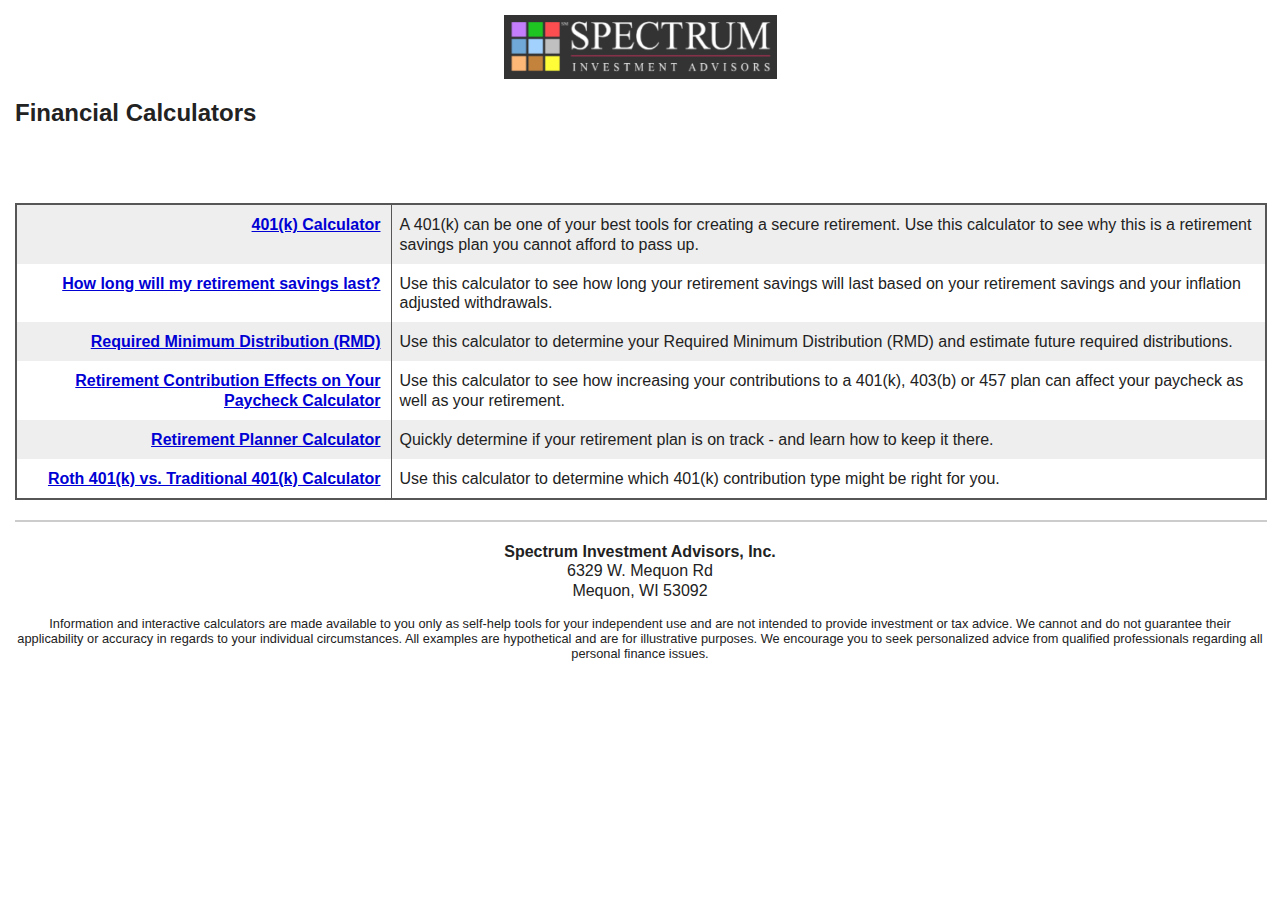
<file: index.html>
<!doctype html>
<html lang='en'>
<head>
<title>Financial Calculators</title>
<link rel='canonical' href='https://www.dinkytown.net/' />
<meta http-equiv="X-UA-Compatible" content="IE=Edge">
<meta http-equiv="Content-Type" content="text/html; charset=utf-8">
<link rel="shortcut icon" href="favicon.ico">
<meta name="viewport" content="height=device-height,width=device-width,initial-scale=1">
<!--
  Financial Calculators, &copy;1998-2023 KJE Computer Solutions, Inc.
  For more information please see:
  <A HREF="https://www.dinkytown.net">https://www.dinkytown.net</A>
 -->


<link type='text/css' rel='StyleSheet' href='KJE.css'>
<link type='text/css' rel='StyleSheet' href='KJESiteSpecific.css'>

</head>
<body class=KJEBody>
<a href='#KJEMainContent' class='KJEAccessibleSkip'>[Skip to Content]</a>
<div class=KJEWrapper>
<div class=KJEWidthConstraint>
 <div class=KJELogo><img src='logo.png' class=KJELogo alt='Spectrum Investment Advisors, Inc.'></div>
<!-- \Main Area\ -->
<h1 class='KJEFontTitle'>Financial Calculators</h1>
<div id='KJEAllContent'>
<p>  
<p>
<a id='KJEMainContent' title='page content'></a>
<div class=KJEReportTableDiv><table class='KJEReportTable KJEIndexTable'><tr class='KJEEvenRow'><th class='KJELabel KJECellBorder KJECell30' scope=row><a href='Retire401k.html' class='KJELabel'>401(k) Calculator</a></th><td class='KJECell KJELeftPad'>A 401(k) can be one of your best tools for creating a secure retirement.   Use this calculator to see why this is a retirement savings plan you cannot afford to pass up.</td></tr>
<tr class='KJEOddRow'><th class='KJELabel KJECellBorder KJECell30' scope=row><a href='RetirementDistribution.html' class='KJELabel'>How long will my retirement savings last?</a></th><td class='KJECell KJELeftPad'>Use this calculator to see how long your retirement savings will last based on your retirement savings and your inflation adjusted withdrawals.</td></tr>
<tr class='KJEEvenRow'><th class='KJELabel KJECellBorder KJECell30' scope=row><a href='RetireDistrib.html' class='KJELabel'>Required Minimum Distribution (RMD)</a></th><td class='KJECell KJELeftPad'>Use this calculator to determine your Required Minimum Distribution (RMD) and estimate future required distributions.</td></tr>
<tr class='KJEOddRow'><th class='KJELabel KJECellBorder KJECell30' scope=row><a href='RetirePayrollSavings.html' class='KJELabel'>Retirement Contribution Effects on Your Paycheck Calculator</a></th><td class='KJECell KJELeftPad'>Use this calculator to see how increasing your contributions to a 401(k), 403(b) or 457 plan can affect your paycheck as well as your retirement.</td></tr>
<tr class='KJEEvenRow'><th class='KJELabel KJECellBorder KJECell30' scope=row><a href='RetirementPlan.html' class='KJELabel'>Retirement Planner Calculator</a></th><td class='KJECell KJELeftPad'>Quickly determine if your retirement plan is on track - and learn how to keep it there.</td></tr>
<tr class='KJEOddRow'><th class='KJELabel KJECellBorder KJECell30' scope=row><a href='RothvsTraditional401k.html' class='KJELabel'>Roth 401(k) vs. Traditional 401(k) Calculator</a></th><td class='KJECell KJELeftPad'>Use this calculator to determine which 401(k) contribution type might be right for you.</td></tr>
</table></div>
</div>
<hr class=KJEFooterLine>
<div class=KJECenterText><p><span class='KJEBold'><strong>Spectrum Investment Advisors, Inc.</strong></span><br>6329 W. Mequon Rd<br>Mequon, WI 53092</p><p class=KJEFooter>Information and interactive calculators are made available to you only as self-help tools for your independent use and are not intended to provide investment or tax advice. We cannot and do not guarantee their applicability or accuracy in regards to your individual circumstances. All examples are hypothetical and are for illustrative purposes. We encourage you to seek personalized advice from qualified professionals regarding all personal finance issues. </p></div>
</div>
</div>
</body>
</html>
</file>
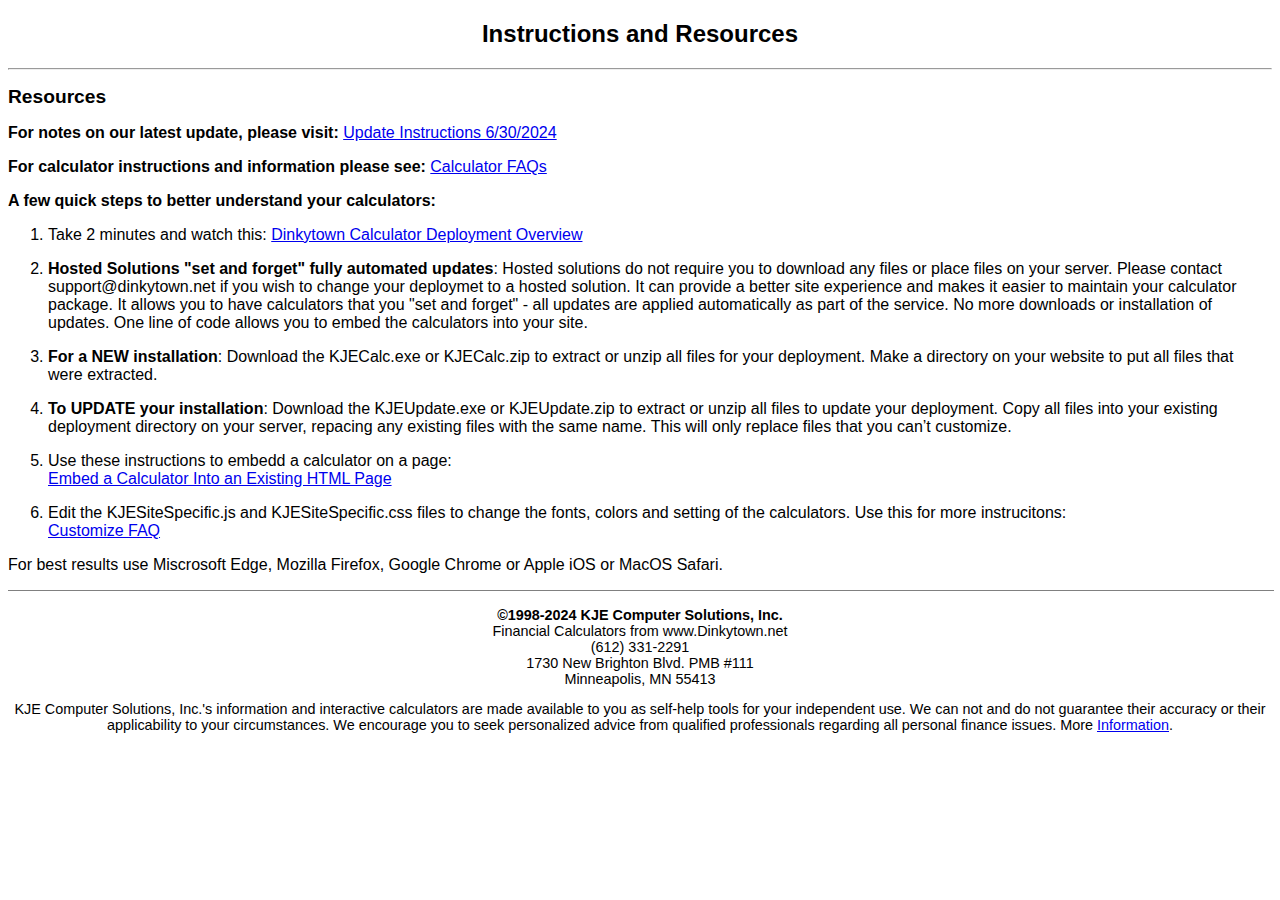
<file: instructions.html>
<!doctype html>
<html lang='en'>
<head>
   <meta http_equiv="Content-Type" content="text/html; charset=iso-8859-1">
   <title>KJE Computer Solutions, Inc. Instructions</title>
<style type="text/css">

<!--
body, table, td, th, td, dd, dl, ul, ol, p {
font-family: helvetica, arial, sans-serif;
font-size: 100%;
}

h1 {
font-family: helvetica, arial, sans-serif;
font-size: 1.2em;
font-weight: bold;
}

.footer {
font-family: helvetica, arial, sans-serif;
font-size: 0.9em;
}
-->
</style>
</head>
<body>

<center><h2>Instructions and Resources</h2></center>
<hr><p><h1>Resources&nbsp;</h1>

<P><b>For notes on our latest update, please visit: </B><a href="https://www.dinkytown.net/money/update06302024.html">Update Instructions 6/30/2024</a>

<p><b>For calculator instructions and information please see: </b><a href="https://www.dinkytown.net/money/V3FAQ.html">Calculator FAQs</a>


<p><b>A few quick steps to better understand your calculators:</b>
 
<ol>
<li>Take 2 minutes and watch this: </b><a href="https://www.dinkytown.net/money/V3deployment.html#aa">Dinkytown Calculator Deployment Overview</a>

<p><li><strong>Hosted Solutions "set and forget" fully automated updates</strong>:  Hosted solutions do not require you to download any files or place files on your server.  Please contact support@dinkytown.net if you wish to change your deploymet to a hosted solution. It can provide a better site experience and makes it easier to maintain your calculator package. It allows you to have calculators that you "set and forget" - all updates are applied automatically as part of the service.  No more downloads or installation of updates.  One line of code allows you to embed the calculators into your site.

<p><li><strong>For a NEW installation</strong>:  Download the KJECalc.exe or KJECalc.zip to extract or unzip all files for your deployment.  Make a directory on your website to put all files that were extracted.

<p><li><strong>To UPDATE your installation</strong>: Download the KJEUpdate.exe or KJEUpdate.zip to extract or unzip all files to update your deployment.  Copy all files into your existing deployment directory on your server, repacing any existing files with the same name.  This will only replace files that you can�t customize.

<p><li>Use these instructions to embedd a calculator on a page:
<br><a href="https://www.dinkytown.net/money/V3deployment.html#f">Embed a Calculator Into an Existing HTML Page</a>

<p><li>Edit the KJESiteSpecific.js and KJESiteSpecific.css files to change the fonts, colors and setting of the calculators.  Use this for more instrucitons:
<br><a href="https://www.dinkytown.net/money/V3customize.html">Customize FAQ</a>
</ol>


<p>For best results use Miscrosoft Edge, Mozilla Firefox, Google Chrome or Apple iOS or MacOS Safari. 
<p><hr size=1 noshade width="100%">
<p><center><div class=footer><b> �1998-2024 KJE Computer Solutions, Inc.</b><br>
Financial Calculators from www.Dinkytown.net<br>
(612) 331-2291 <BR>1730 New Brighton Blvd. PMB #111<br>
Minneapolis, MN 55413</div>
<p class=footer>KJE Computer Solutions, Inc.'s information and interactive calculators are made available to you as self-help tools for your independent use. We can not and do not guarantee their accuracy or their applicability to your circumstances. We encourage you to seek personalized advice from qualified professionals regarding all personal finance issues. More <A HREF="http://www.dinkytown.net/money/information.html">Information</a>.</p>
</center>
<br><br>
</body>
</html>
</file>
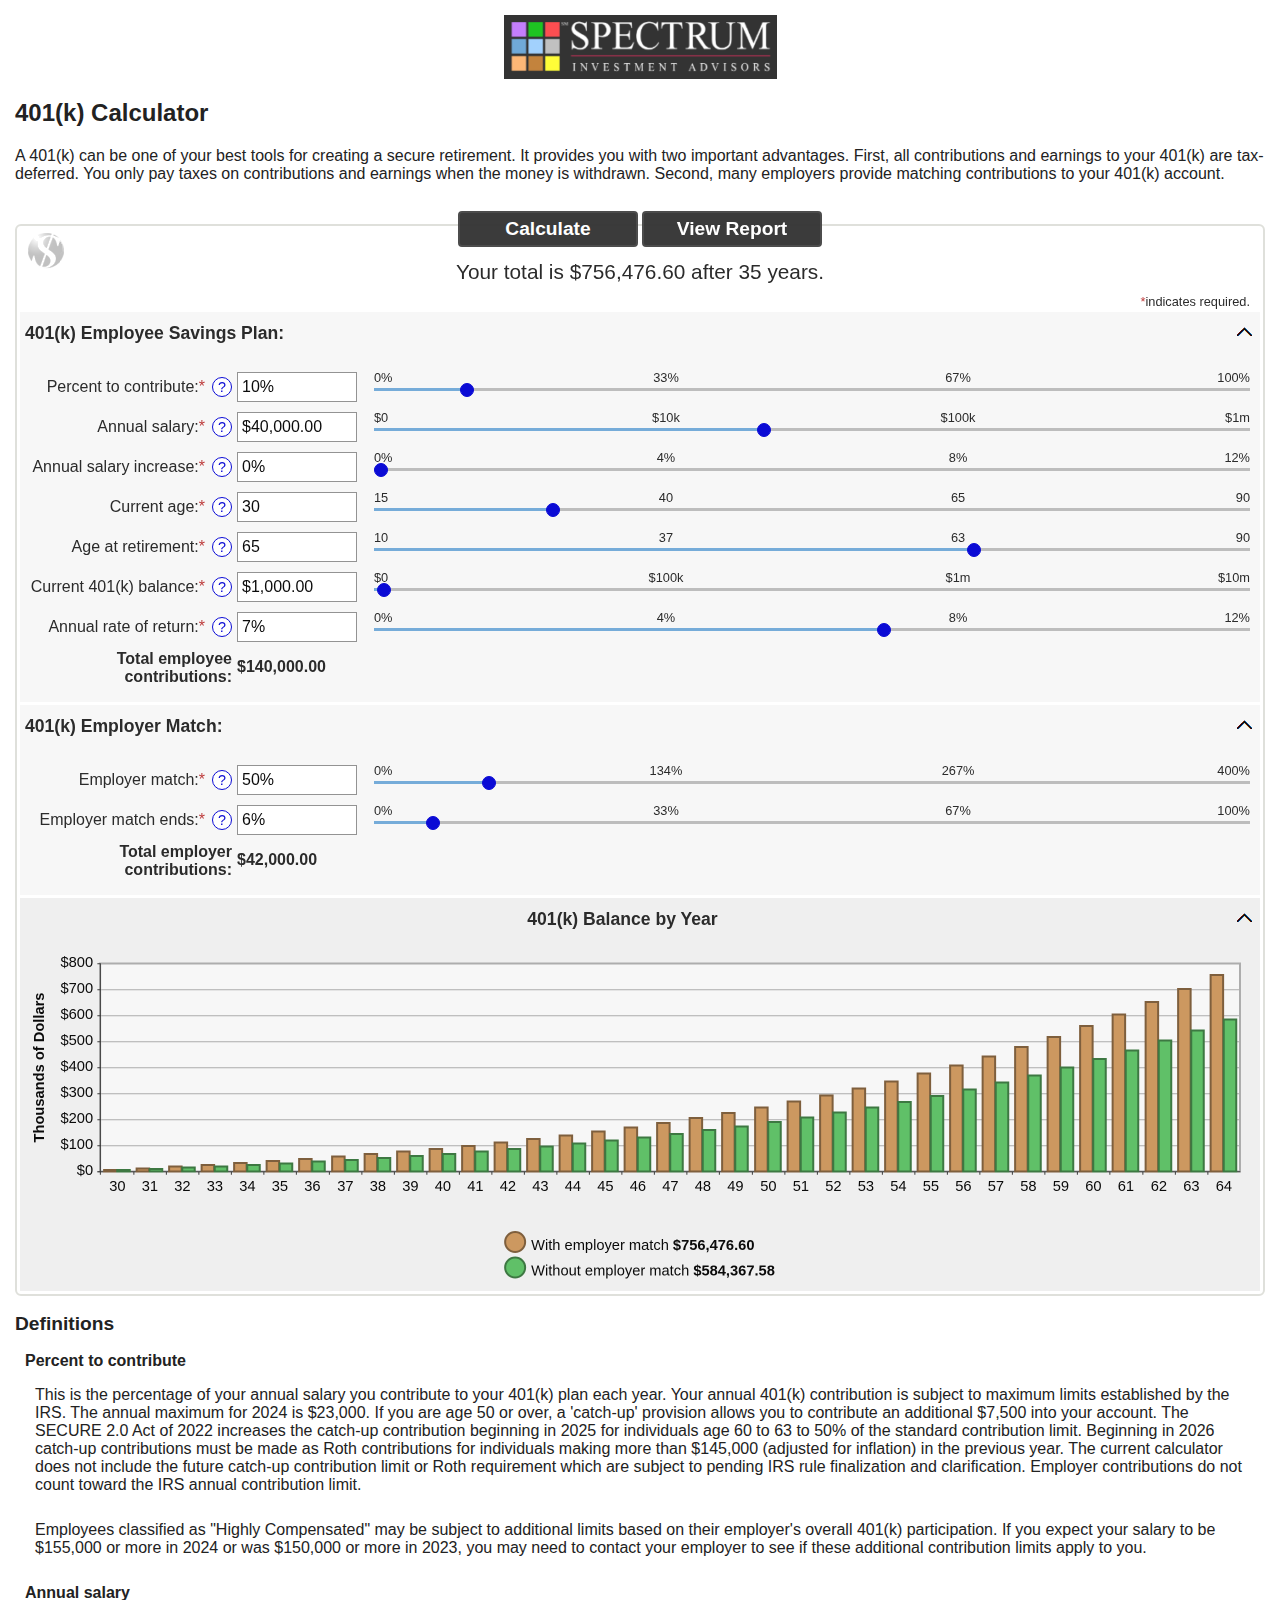
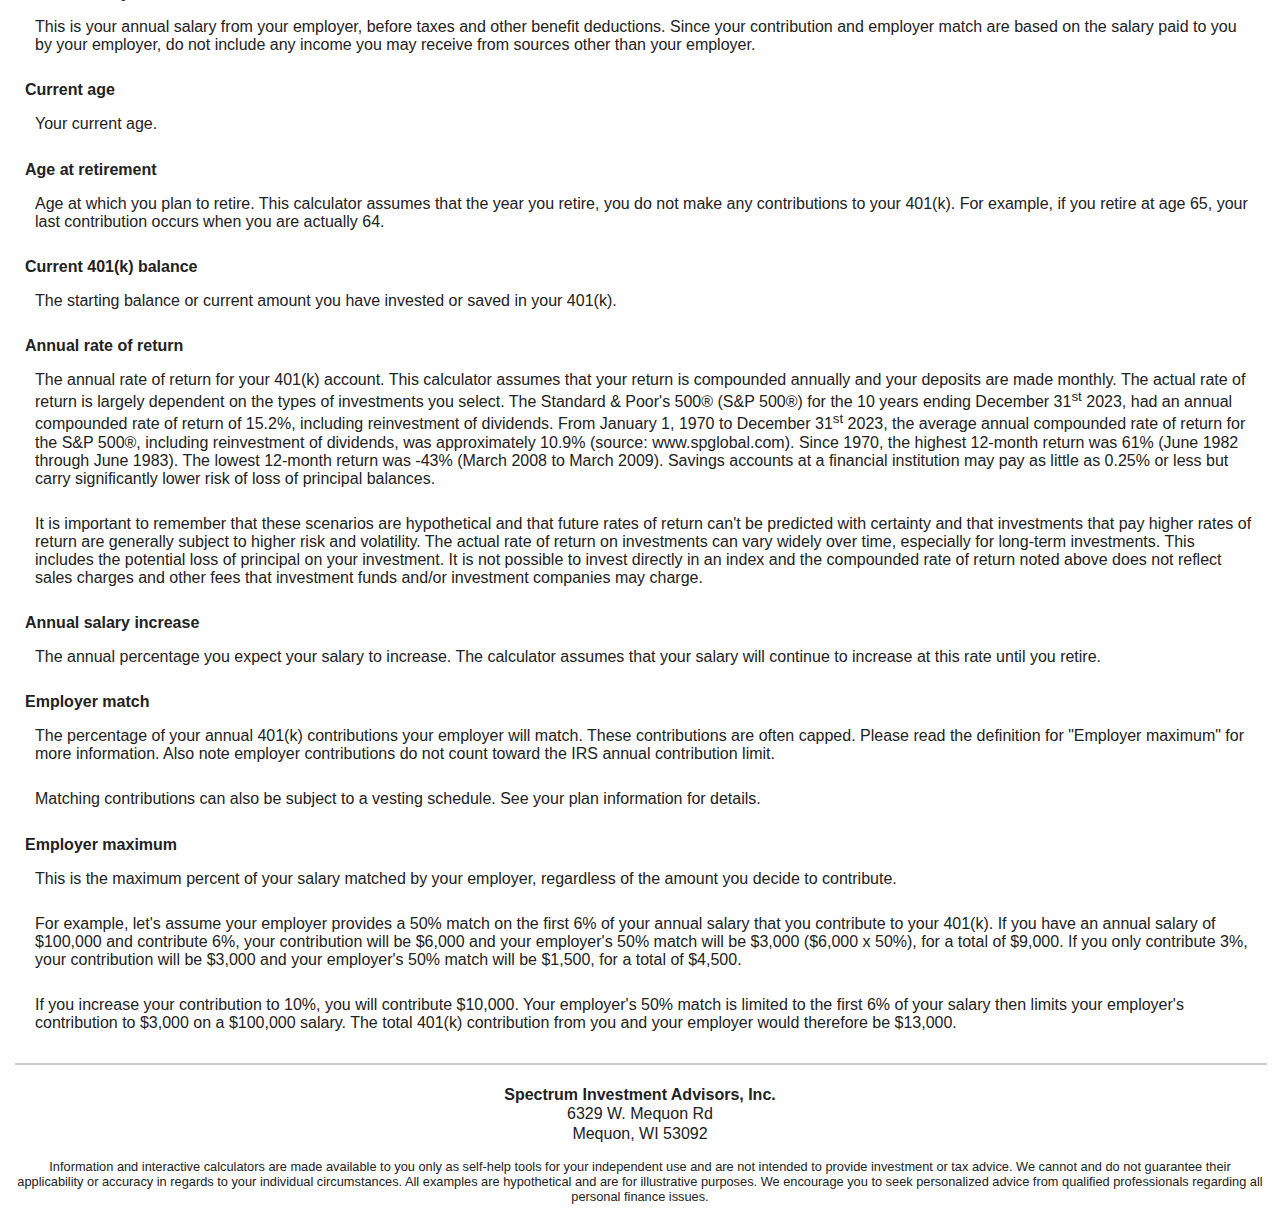
<file: Retire401k.html>
<!doctype html>
<html lang='en'>
<head>
<title>401(k) Calculator</title>
<link rel='canonical' href='https://www.dinkytown.net/java/401k-calculator.html' />
<meta http-equiv="X-UA-Compatible" content="IE=Edge">
<meta http-equiv="Content-Type" content="text/html; charset=UTF-8">
<link rel="shortcut icon" href="favicon.ico">
<meta name="viewport" content="height=device-height,width=device-width,initial-scale=1">
<!--
  Financial Calculators, &copy;1998-2023 KJE Computer Solutions, Inc.
  For more information please see:
  <A HREF="https://www.dinkytown.net">https://www.dinkytown.net</A>
 -->


<link type='text/css' rel='StyleSheet' href='KJE.css'>
<link type='text/css' rel='StyleSheet' href='KJESiteSpecific.css'>

</head>
<body class=KJEBody>
<a href='#KJEMainContent' class='KJEAccessibleSkip'>[Skip to Content]</a>
<div class=KJEWrapper>
<div class=KJEWidthConstraint>
 <div class=KJELogo><img src='logo.png' class=KJELogo alt='Spectrum Investment Advisors, Inc.'></div>
<!-- \Main Area\ -->
<h1 id='KJETitleH1' class='KJEFontTitle'>401(k) Calculator</h1>
<a id='KJEMainContent' title='page content'></a>

<div id='KJECalculatorDescID'>A 401(k) can be one of your best tools for creating a secure retirement. It provides you with two important advantages. First, all contributions and earnings to your 401(k) are tax-deferred. You only pay taxes on contributions and earnings when the money is withdrawn. Second, many employers provide matching contributions to your 401(k) account.</div>
<!--CALC_TOP-->
<noscript><div class=KJECenterText><div id=KJENoJavaScript class=KJENoJavaScript>Javascript is required for this calculator.  If you are using Internet Explorer, you may need to select to 'Allow Blocked Content' to view this calculator.
<p>For more information about these financial calculators please visit: <A href="https://www.dinkytown.net">Financial Calculators from KJE Computer Solutions, Inc.</a></p></div></div></noscript>
<div id="KJEAllContent"></div>
<!--
  Financial Calculators, &copy;1998-2023 KJE Computer Solutions, Inc.
  For more information please see:
  <A HREF="https://www.dinkytown.net">https://www.dinkytown.net</A>
 -->

<script type="text/javascript" SRC="KJE.js"></script>
<script type="text/javascript" SRC="KJESiteSpecific.js"></script>
<script type="text/javascript" SRC="Retire401k.js"></script>

<script type="text/javascript" SRC="Retire401kParams.js"></script>




<hr class=KJEFooterLine>
<div class=KJECenterText><p><span class='KJEBold'><strong>Spectrum Investment Advisors, Inc.</strong></span><br>6329 W. Mequon Rd<br>Mequon, WI 53092</p><p class=KJEFooter>Information and interactive calculators are made available to you only as self-help tools for your independent use and are not intended to provide investment or tax advice. We cannot and do not guarantee their applicability or accuracy in regards to your individual circumstances. All examples are hypothetical and are for illustrative purposes. We encourage you to seek personalized advice from qualified professionals regarding all personal finance issues. </p></div>
</div>
</div>
</body>
</html>
</file>
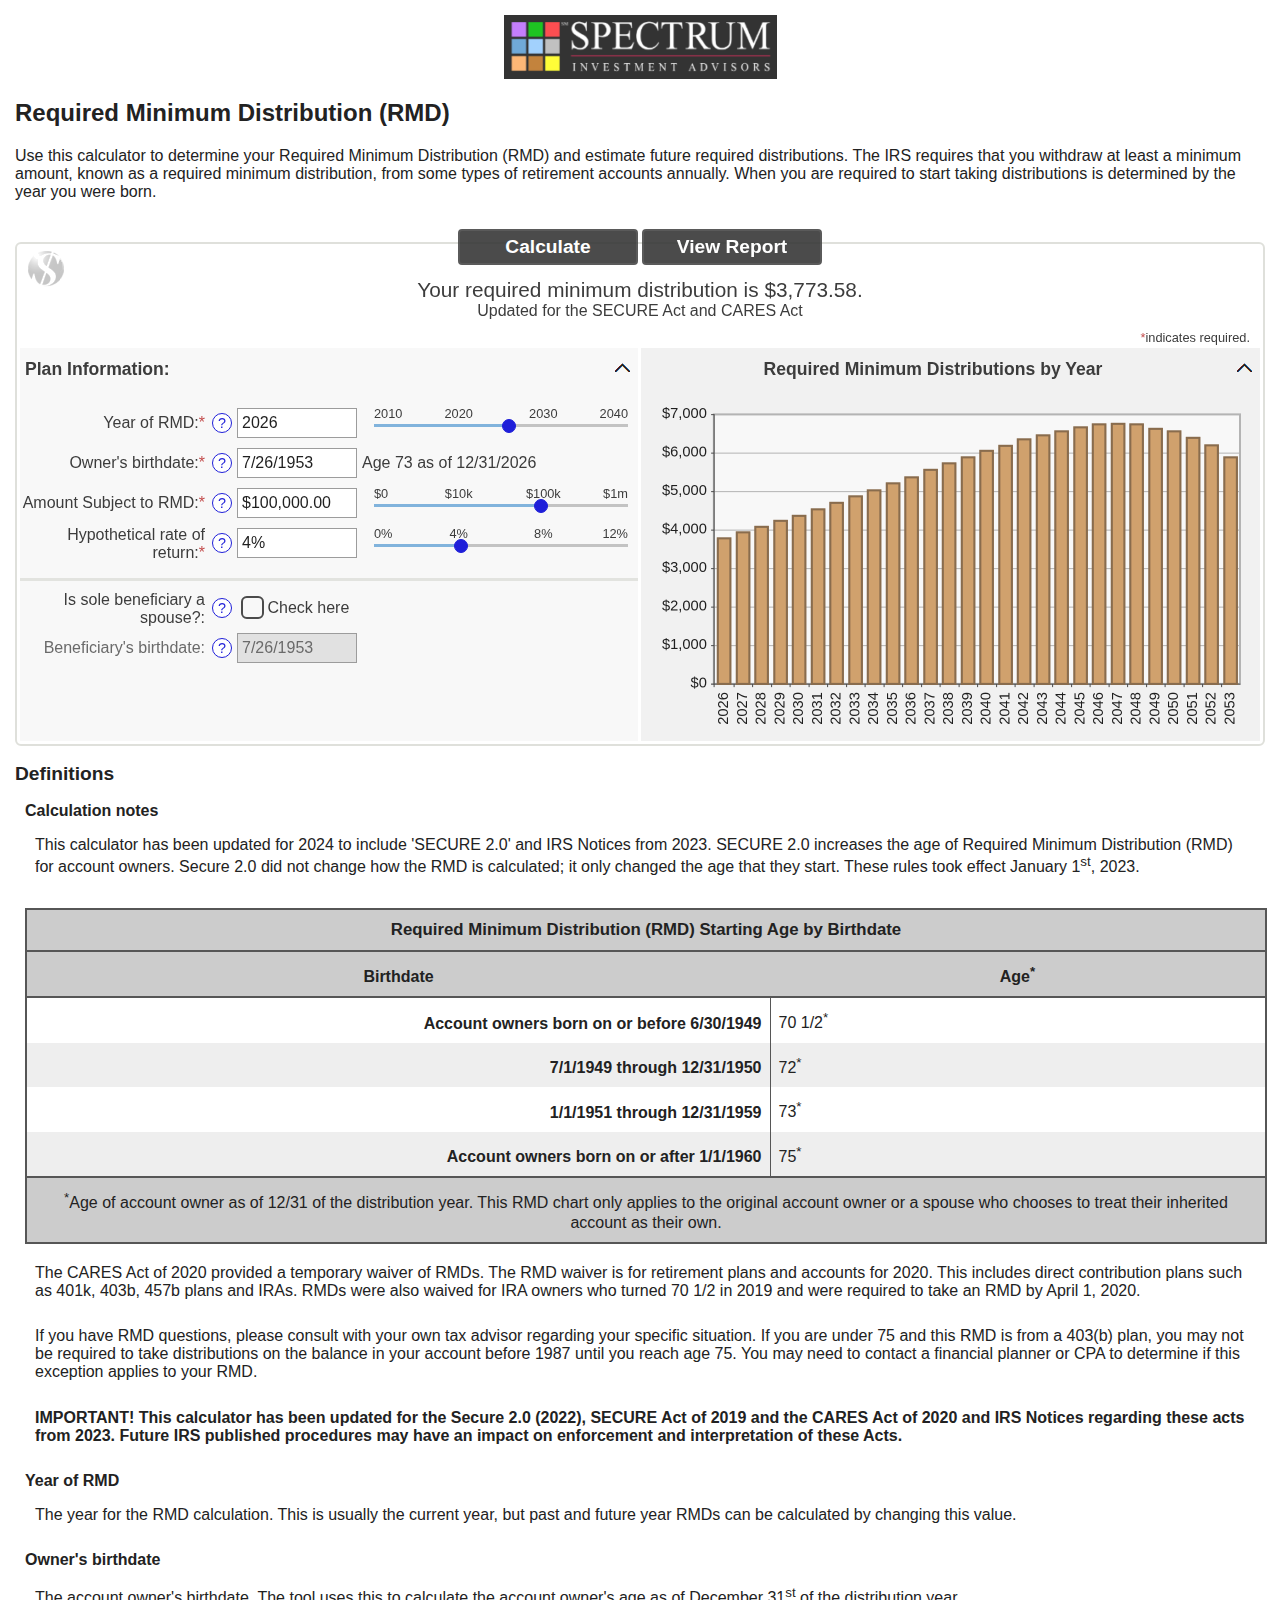
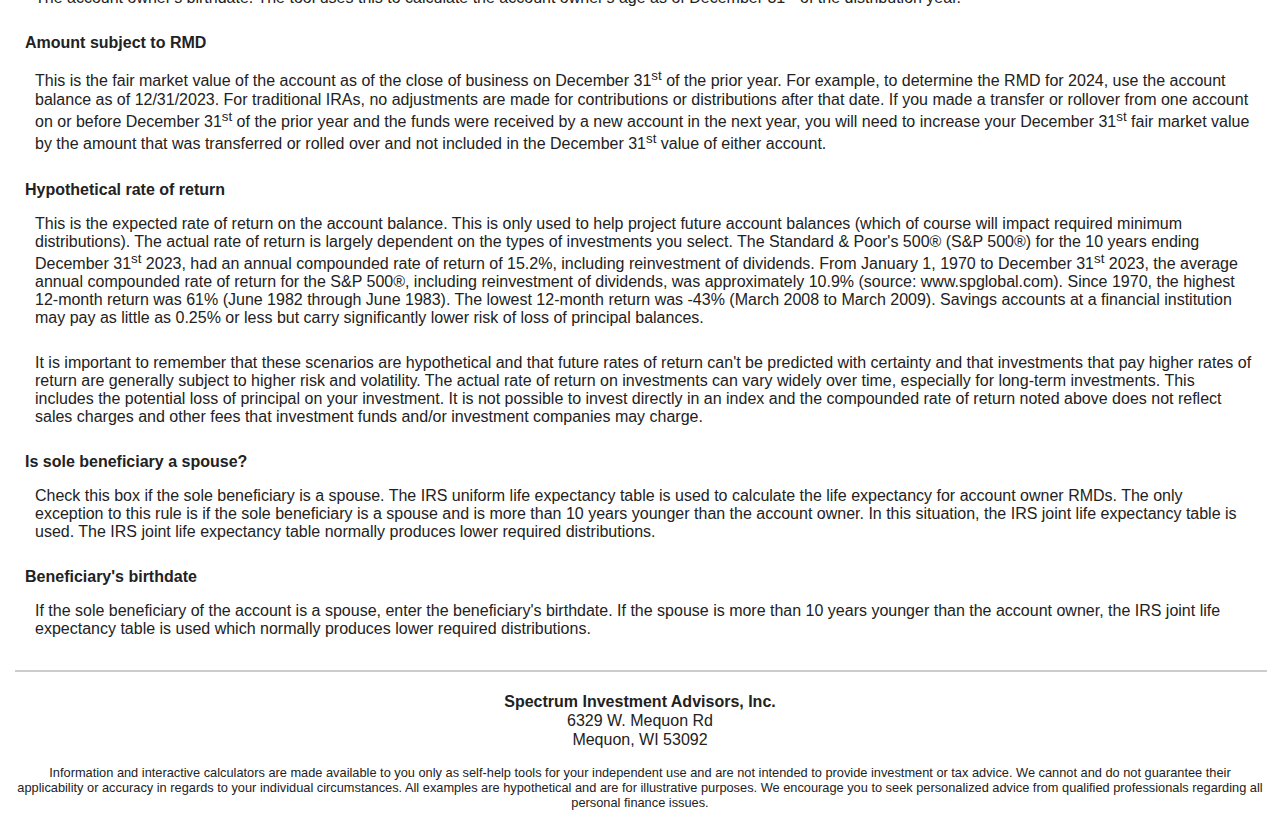
<file: RetireDistrib.html>
<!doctype html>
<html lang='en'>
<head>
<title>Required Minimum Distribution (RMD)</title>
<link rel='canonical' href='https://www.dinkytown.net/java/required-minimum-distribution-rmd.html' />
<meta http-equiv="X-UA-Compatible" content="IE=Edge">
<meta http-equiv="Content-Type" content="text/html; charset=UTF-8">
<link rel="shortcut icon" href="favicon.ico">
<meta name="viewport" content="height=device-height,width=device-width,initial-scale=1">
<!--
  Financial Calculators, &copy;1998-2023 KJE Computer Solutions, Inc.
  For more information please see:
  <A HREF="https://www.dinkytown.net">https://www.dinkytown.net</A>
 -->


<link type='text/css' rel='StyleSheet' href='KJE.css'>
<link type='text/css' rel='StyleSheet' href='KJESiteSpecific.css'>

</head>
<body class=KJEBody>
<a href='#KJEMainContent' class='KJEAccessibleSkip'>[Skip to Content]</a>
<div class=KJEWrapper>
<div class=KJEWidthConstraint>
 <div class=KJELogo><img src='logo.png' class=KJELogo alt='Spectrum Investment Advisors, Inc.'></div>
<!-- \Main Area\ -->
<h1 id='KJETitleH1' class='KJEFontTitle'>Required Minimum Distribution (RMD)</h1>
<a id='KJEMainContent' title='page content'></a>

<div id='KJECalculatorDescID'>Use this calculator to determine your Required Minimum Distribution (RMD) and estimate future required distributions. The IRS requires that you withdraw at least a minimum amount, known as a required minimum distribution, from some types of retirement accounts annually. When you are required to start taking distributions is determined by the year you were born.</div>
<!--CALC_TOP-->
<noscript><div class=KJECenterText><div id=KJENoJavaScript class=KJENoJavaScript>Javascript is required for this calculator.  If you are using Internet Explorer, you may need to select to 'Allow Blocked Content' to view this calculator.
<p>For more information about these financial calculators please visit: <A href="https://www.dinkytown.net">Financial Calculators from KJE Computer Solutions, Inc.</a></p></div></div></noscript>
<div id="KJEAllContent"></div>
<!--
  Financial Calculators, &copy;1998-2023 KJE Computer Solutions, Inc.
  For more information please see:
  <A HREF="https://www.dinkytown.net">https://www.dinkytown.net</A>
 -->

<script type="text/javascript" SRC="KJE.js"></script>
<script type="text/javascript" SRC="KJESiteSpecific.js"></script>
<script type="text/javascript" SRC="RetireDistrib.js"></script>

<script type="text/javascript" SRC="RetireDistribParams.js"></script>




<hr class=KJEFooterLine>
<div class=KJECenterText><p><span class='KJEBold'><strong>Spectrum Investment Advisors, Inc.</strong></span><br>6329 W. Mequon Rd<br>Mequon, WI 53092</p><p class=KJEFooter>Information and interactive calculators are made available to you only as self-help tools for your independent use and are not intended to provide investment or tax advice. We cannot and do not guarantee their applicability or accuracy in regards to your individual circumstances. All examples are hypothetical and are for illustrative purposes. We encourage you to seek personalized advice from qualified professionals regarding all personal finance issues. </p></div>
</div>
</div>
</body>
</html>
</file>
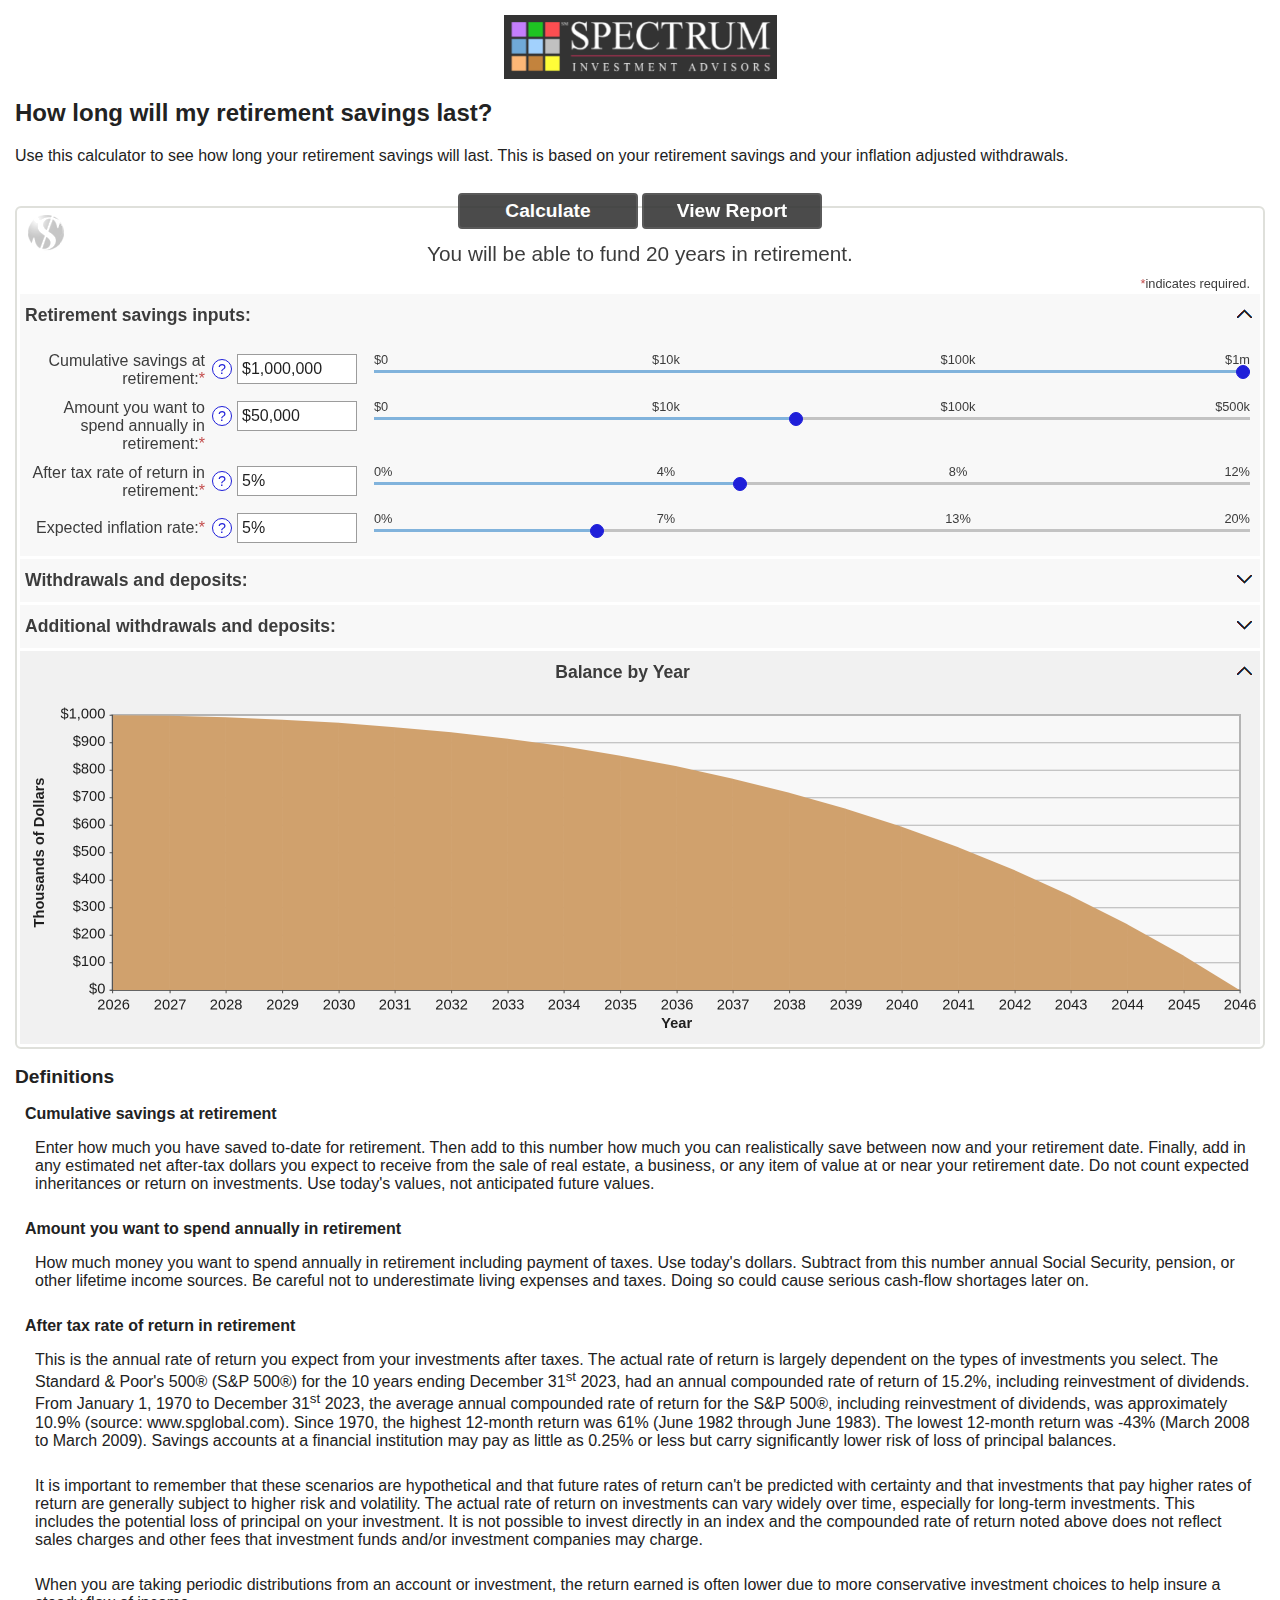
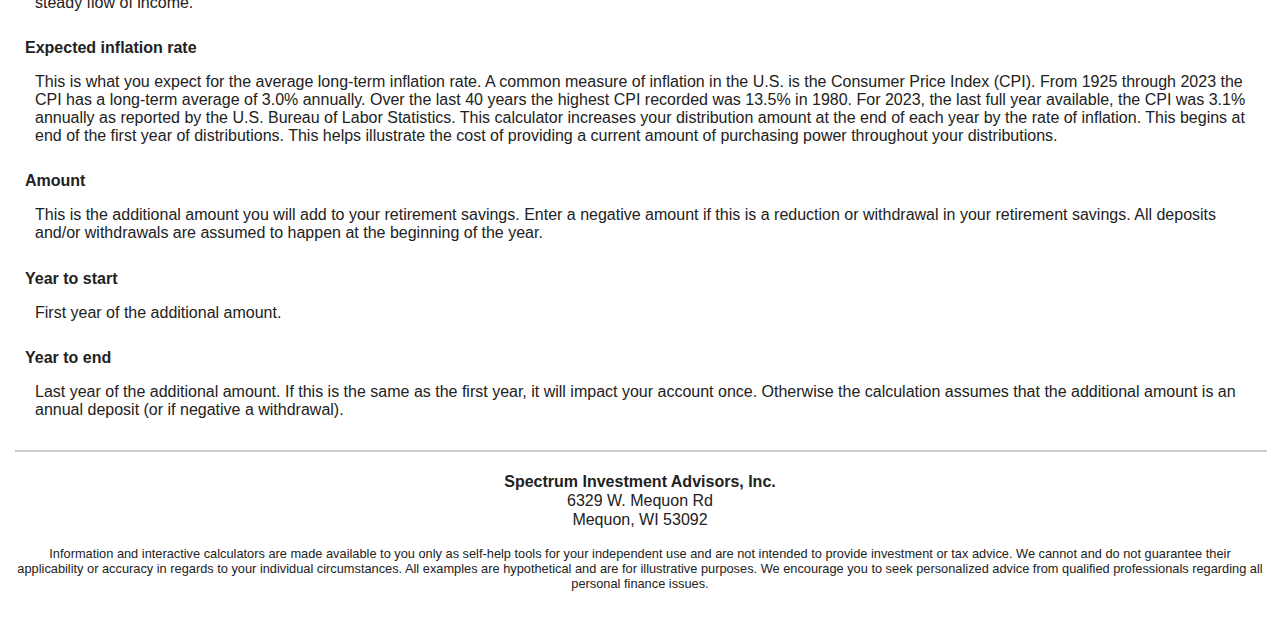
<file: RetirementDistribution.html>
<!doctype html>
<html lang='en'>
<head>
<title>How long will my retirement savings last?</title>
<link rel='canonical' href='https://www.dinkytown.net/java/how-long-will-my-retirement-savings-last.html' />
<meta http-equiv="X-UA-Compatible" content="IE=Edge">
<meta http-equiv="Content-Type" content="text/html; charset=UTF-8">
<link rel="shortcut icon" href="favicon.ico">
<meta name="viewport" content="height=device-height,width=device-width,initial-scale=1">
<!--
  Financial Calculators, &copy;1998-2023 KJE Computer Solutions, Inc.
  For more information please see:
  <A HREF="https://www.dinkytown.net">https://www.dinkytown.net</A>
 -->


<link type='text/css' rel='StyleSheet' href='KJE.css'>
<link type='text/css' rel='StyleSheet' href='KJESiteSpecific.css'>

</head>
<body class=KJEBody>
<a href='#KJEMainContent' class='KJEAccessibleSkip'>[Skip to Content]</a>
<div class=KJEWrapper>
<div class=KJEWidthConstraint>
 <div class=KJELogo><img src='logo.png' class=KJELogo alt='Spectrum Investment Advisors, Inc.'></div>
<!-- \Main Area\ -->
<h1 id='KJETitleH1' class='KJEFontTitle'>How long will my retirement savings last?</h1>
<a id='KJEMainContent' title='page content'></a>

<div id='KJECalculatorDescID'>Use this calculator to see how long your retirement savings will last. This is based on your retirement savings and your inflation adjusted withdrawals.</div>
<!--CALC_TOP-->
<noscript><div class=KJECenterText><div id=KJENoJavaScript class=KJENoJavaScript>Javascript is required for this calculator.  If you are using Internet Explorer, you may need to select to 'Allow Blocked Content' to view this calculator.
<p>For more information about these financial calculators please visit: <A href="https://www.dinkytown.net">Financial Calculators from KJE Computer Solutions, Inc.</a></p></div></div></noscript>
<div id="KJEAllContent"></div>
<!--
  Financial Calculators, &copy;1998-2023 KJE Computer Solutions, Inc.
  For more information please see:
  <A HREF="https://www.dinkytown.net">https://www.dinkytown.net</A>
 -->

<script type="text/javascript" SRC="KJE.js"></script>
<script type="text/javascript" SRC="KJESiteSpecific.js"></script>
<script type="text/javascript" SRC="RetirementDistribution.js"></script>

<script type="text/javascript" SRC="RetirementDistributionParams.js"></script>




<hr class=KJEFooterLine>
<div class=KJECenterText><p><span class='KJEBold'><strong>Spectrum Investment Advisors, Inc.</strong></span><br>6329 W. Mequon Rd<br>Mequon, WI 53092</p><p class=KJEFooter>Information and interactive calculators are made available to you only as self-help tools for your independent use and are not intended to provide investment or tax advice. We cannot and do not guarantee their applicability or accuracy in regards to your individual circumstances. All examples are hypothetical and are for illustrative purposes. We encourage you to seek personalized advice from qualified professionals regarding all personal finance issues. </p></div>
</div>
</div>
</body>
</html>
</file>
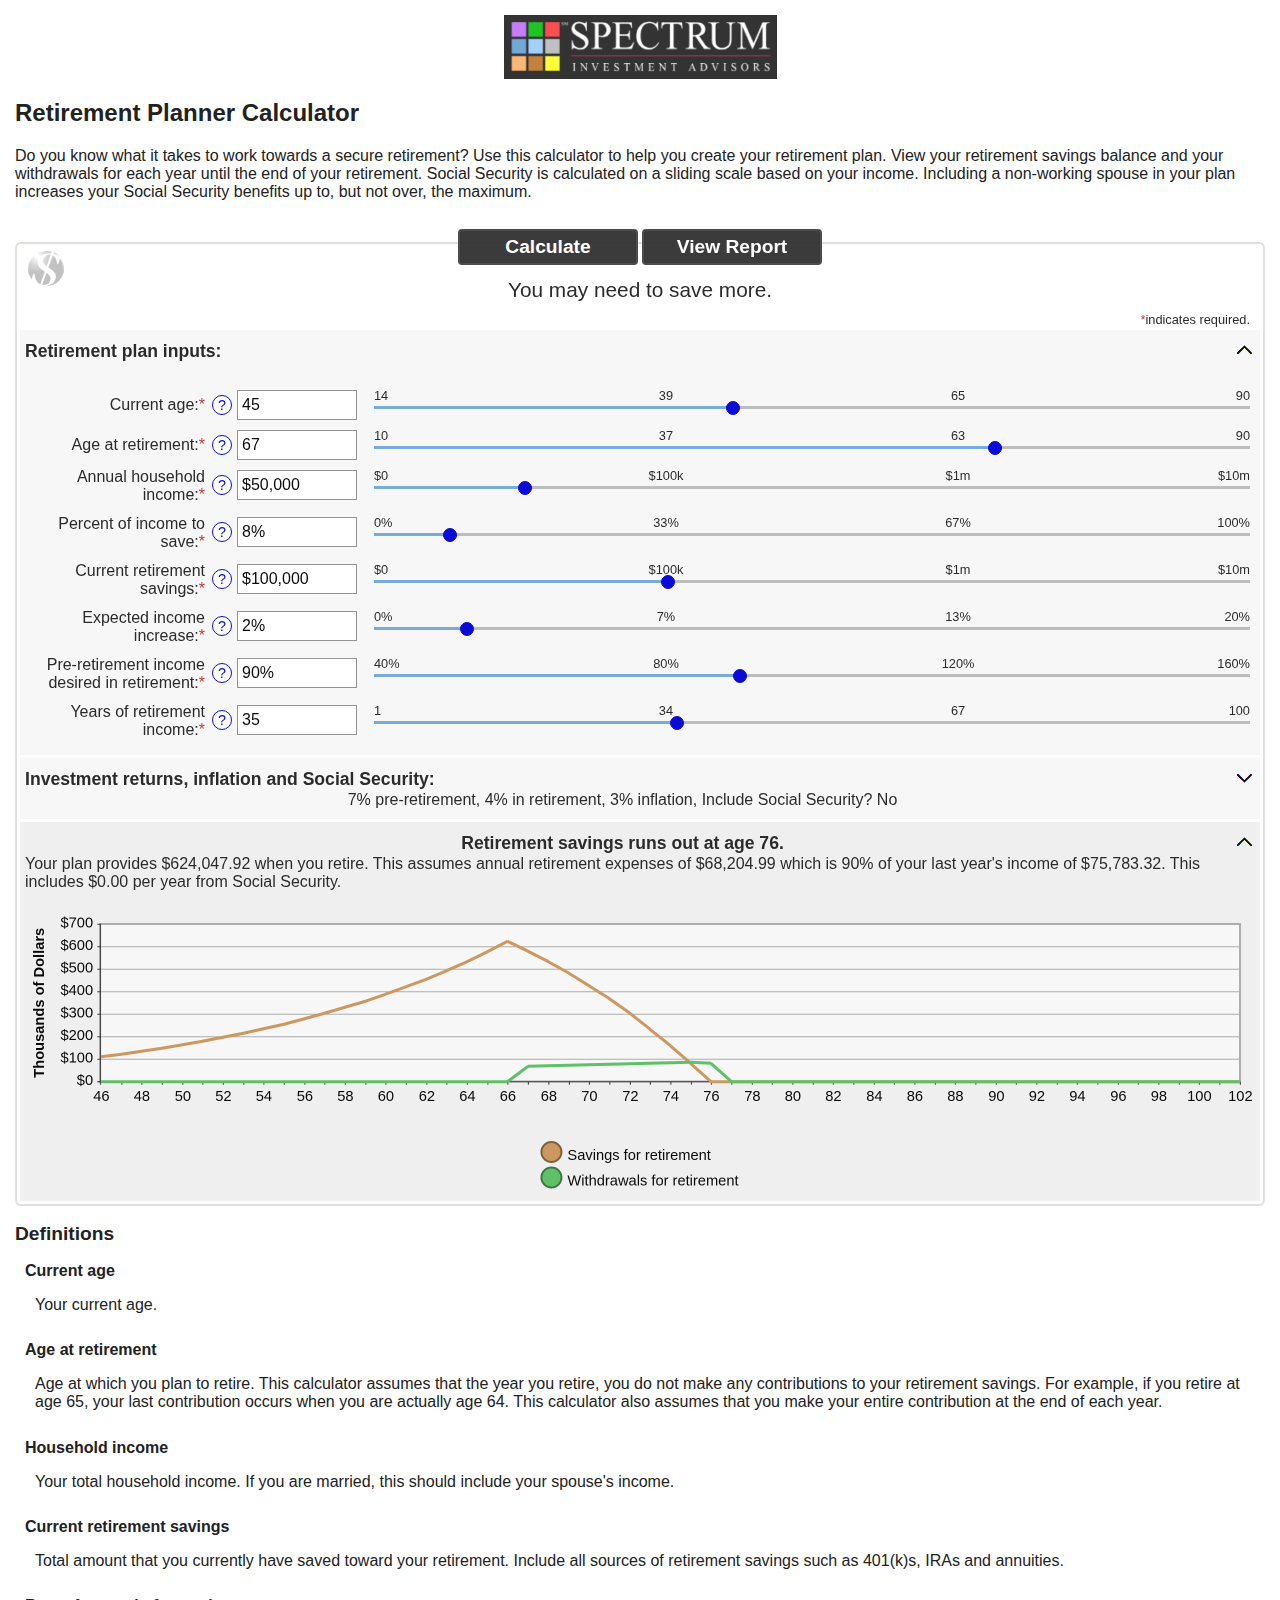
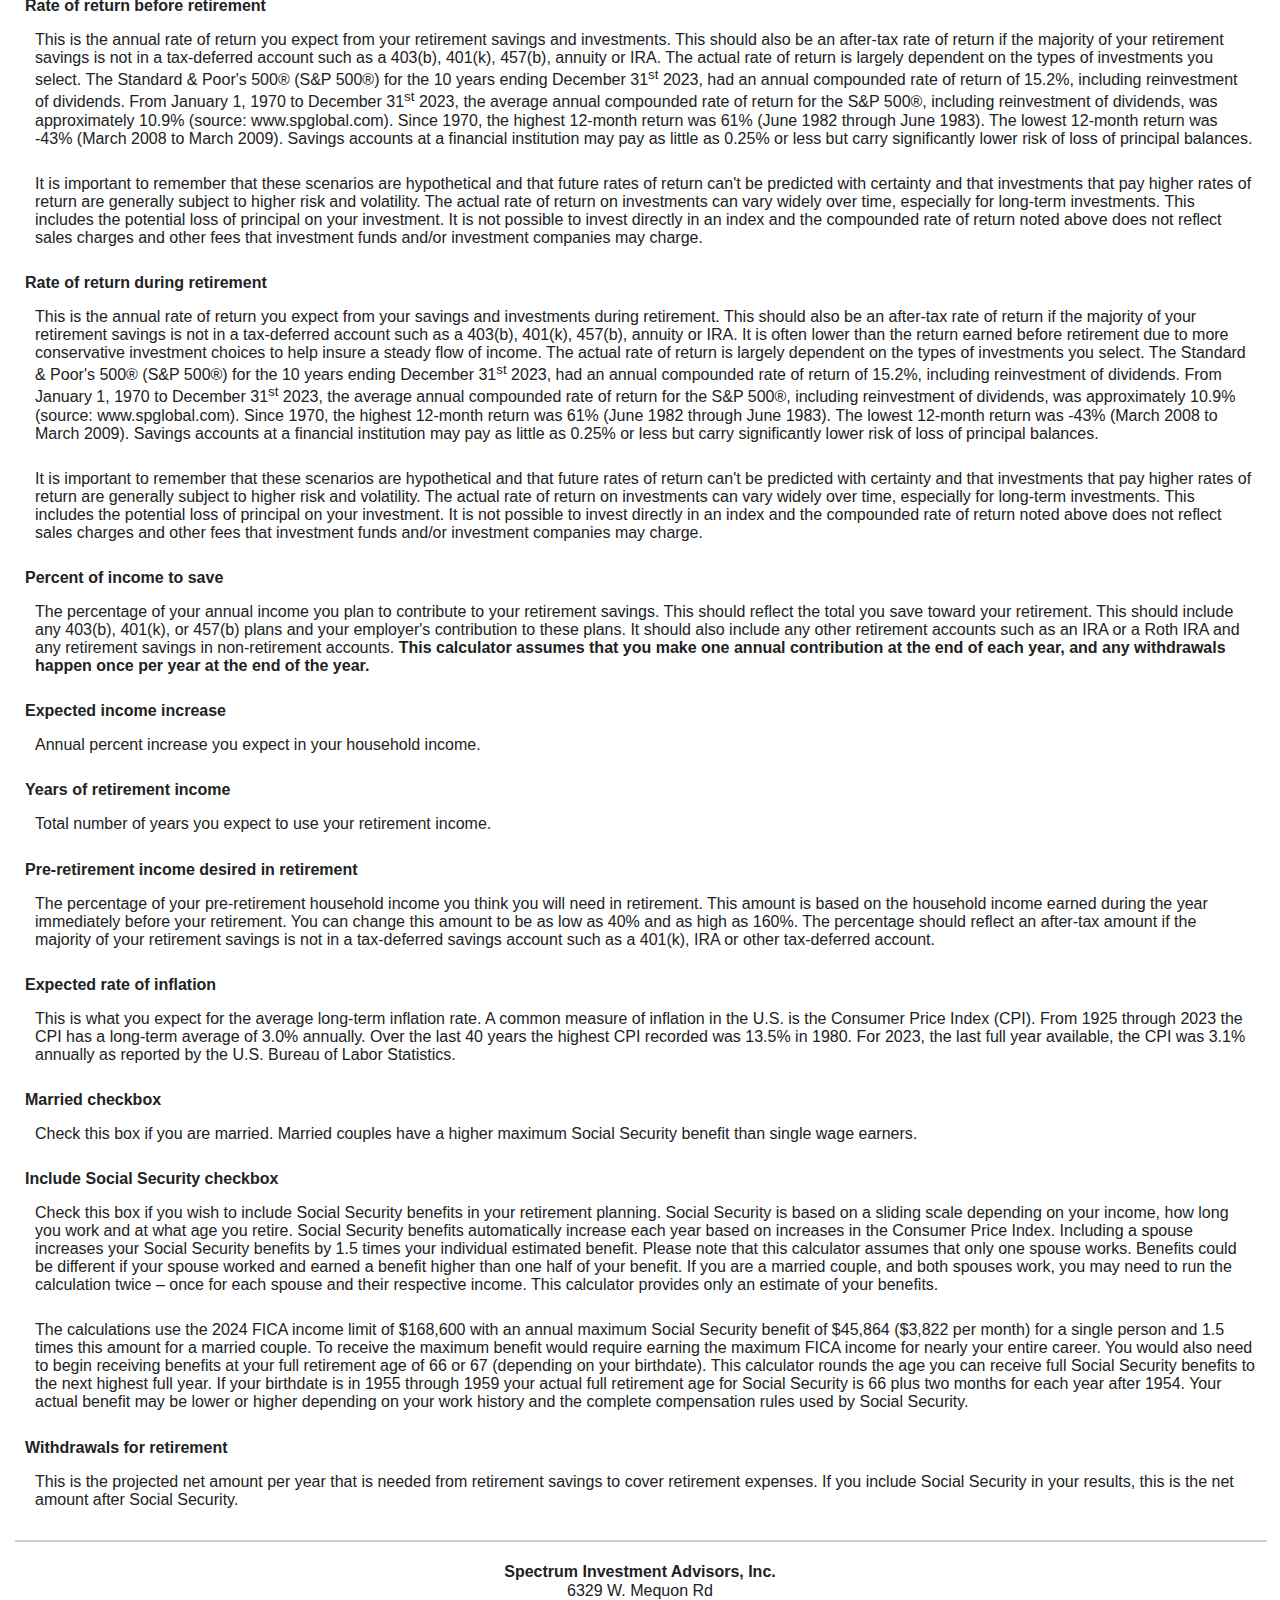
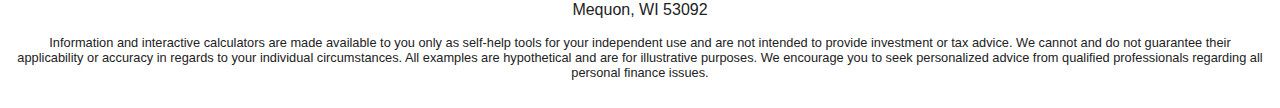
<file: RetirementPlan.html>
<!doctype html>
<html lang='en'>
<head>
<title>Retirement Planner Calculator</title>
<link rel='canonical' href='https://www.dinkytown.net/java/retirement-planner-calculator.html' />
<meta http-equiv="X-UA-Compatible" content="IE=Edge">
<meta http-equiv="Content-Type" content="text/html; charset=UTF-8">
<link rel="shortcut icon" href="favicon.ico">
<meta name="viewport" content="height=device-height,width=device-width,initial-scale=1">
<!--
  Financial Calculators, &copy;1998-2023 KJE Computer Solutions, Inc.
  For more information please see:
  <A HREF="https://www.dinkytown.net">https://www.dinkytown.net</A>
 -->


<link type='text/css' rel='StyleSheet' href='KJE.css'>
<link type='text/css' rel='StyleSheet' href='KJESiteSpecific.css'>

</head>
<body class=KJEBody>
<a href='#KJEMainContent' class='KJEAccessibleSkip'>[Skip to Content]</a>
<div class=KJEWrapper>
<div class=KJEWidthConstraint>
 <div class=KJELogo><img src='logo.png' class=KJELogo alt='Spectrum Investment Advisors, Inc.'></div>
<!-- \Main Area\ -->
<h1 id='KJETitleH1' class='KJEFontTitle'>Retirement Planner Calculator</h1>
<a id='KJEMainContent' title='page content'></a>

<div id='KJECalculatorDescID'>Do you know what it takes to work towards a secure retirement? Use this calculator to help you create your retirement plan. View your retirement savings balance and your withdrawals for each year until the end of your retirement. <!--STARTHIDETAXES-->Social Security is calculated on a sliding scale based on your income. Including a non-working spouse in your plan increases your Social Security benefits up to, but not over, the maximum.<!--ENDHIDETAXES--></div>
<!--CALC_TOP-->
<noscript><div class=KJECenterText><div id=KJENoJavaScript class=KJENoJavaScript>Javascript is required for this calculator.  If you are using Internet Explorer, you may need to select to 'Allow Blocked Content' to view this calculator.
<p>For more information about these financial calculators please visit: <A href="https://www.dinkytown.net">Financial Calculators from KJE Computer Solutions, Inc.</a></p></div></div></noscript>
<div id="KJEAllContent"></div>
<!--
  Financial Calculators, &copy;1998-2023 KJE Computer Solutions, Inc.
  For more information please see:
  <A HREF="https://www.dinkytown.net">https://www.dinkytown.net</A>
 -->

<script type="text/javascript" SRC="KJE.js"></script>
<script type="text/javascript" SRC="KJESiteSpecific.js"></script>
<script type="text/javascript" SRC="RetirementPlan.js"></script>

<script type="text/javascript" SRC="RetirementPlanParams.js"></script>




<hr class=KJEFooterLine>
<div class=KJECenterText><p><span class='KJEBold'><strong>Spectrum Investment Advisors, Inc.</strong></span><br>6329 W. Mequon Rd<br>Mequon, WI 53092</p><p class=KJEFooter>Information and interactive calculators are made available to you only as self-help tools for your independent use and are not intended to provide investment or tax advice. We cannot and do not guarantee their applicability or accuracy in regards to your individual circumstances. All examples are hypothetical and are for illustrative purposes. We encourage you to seek personalized advice from qualified professionals regarding all personal finance issues. </p></div>
</div>
</div>
</body>
</html>
</file>
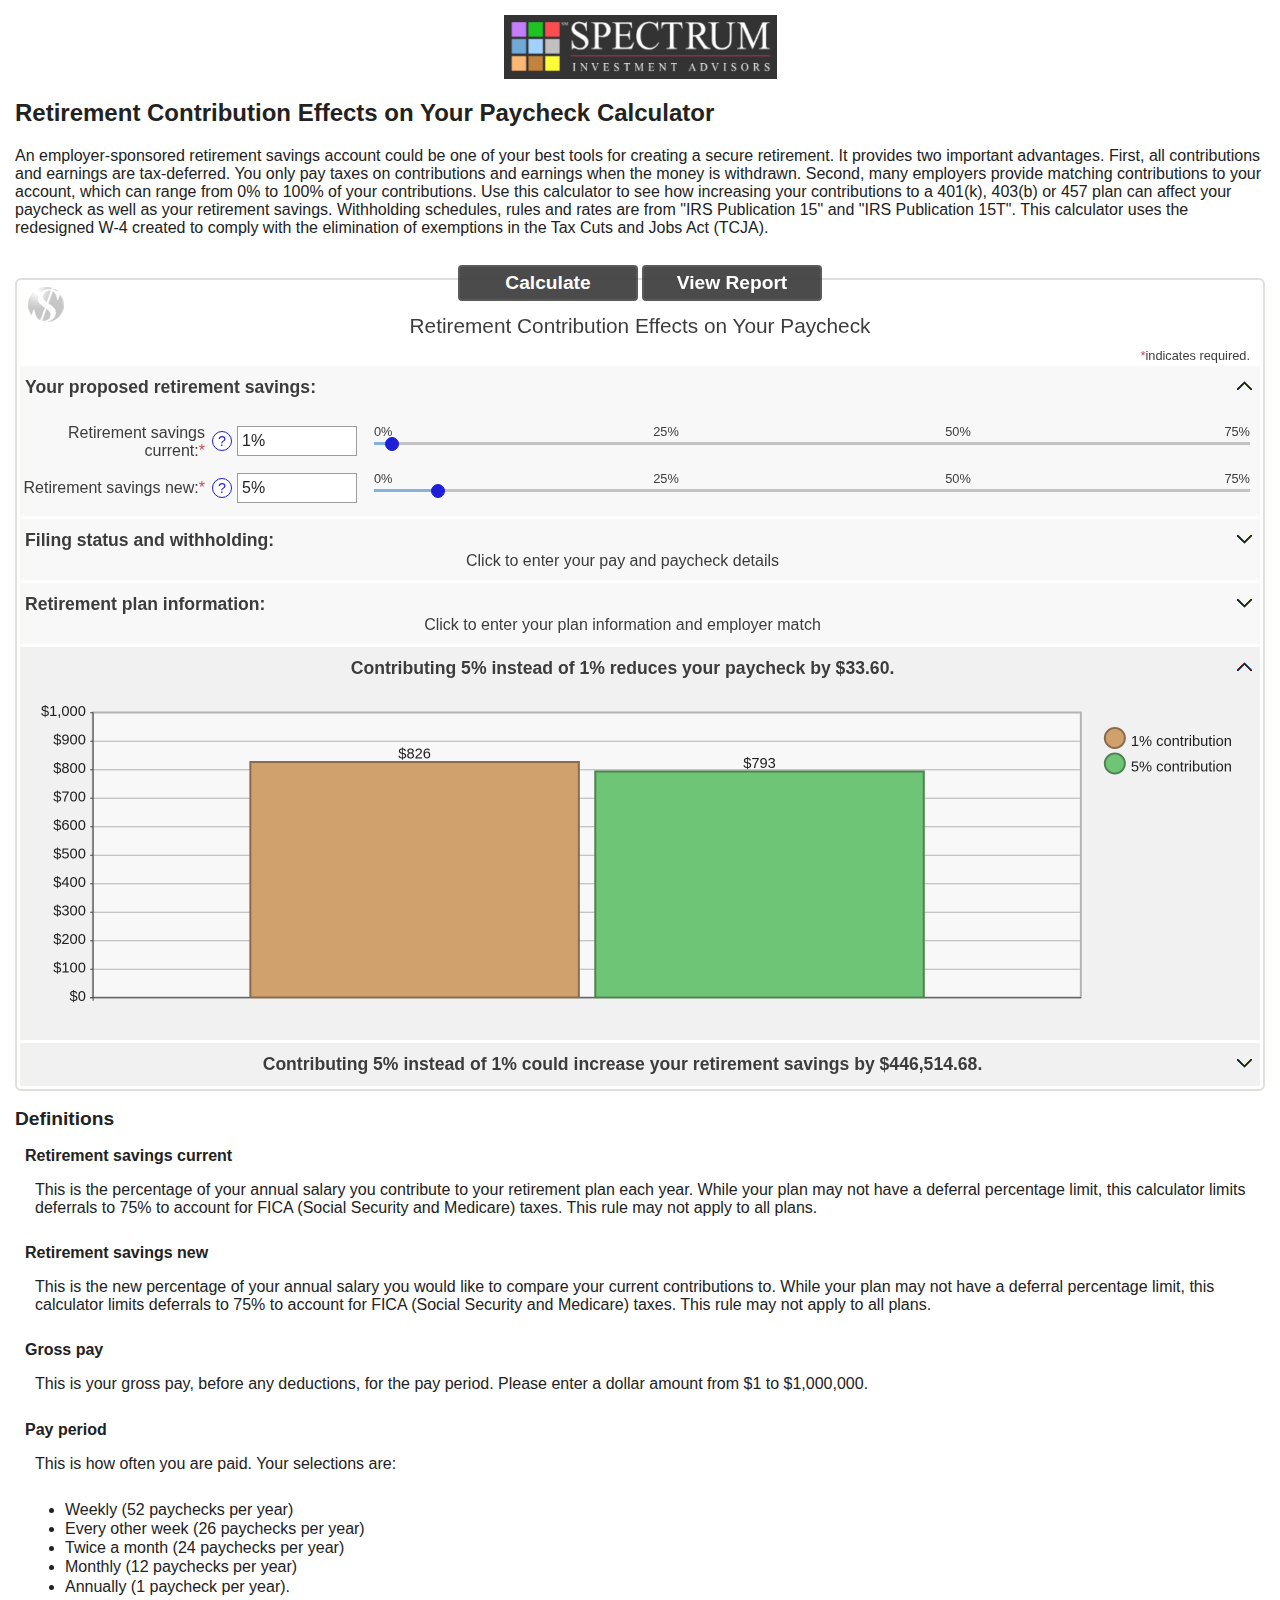
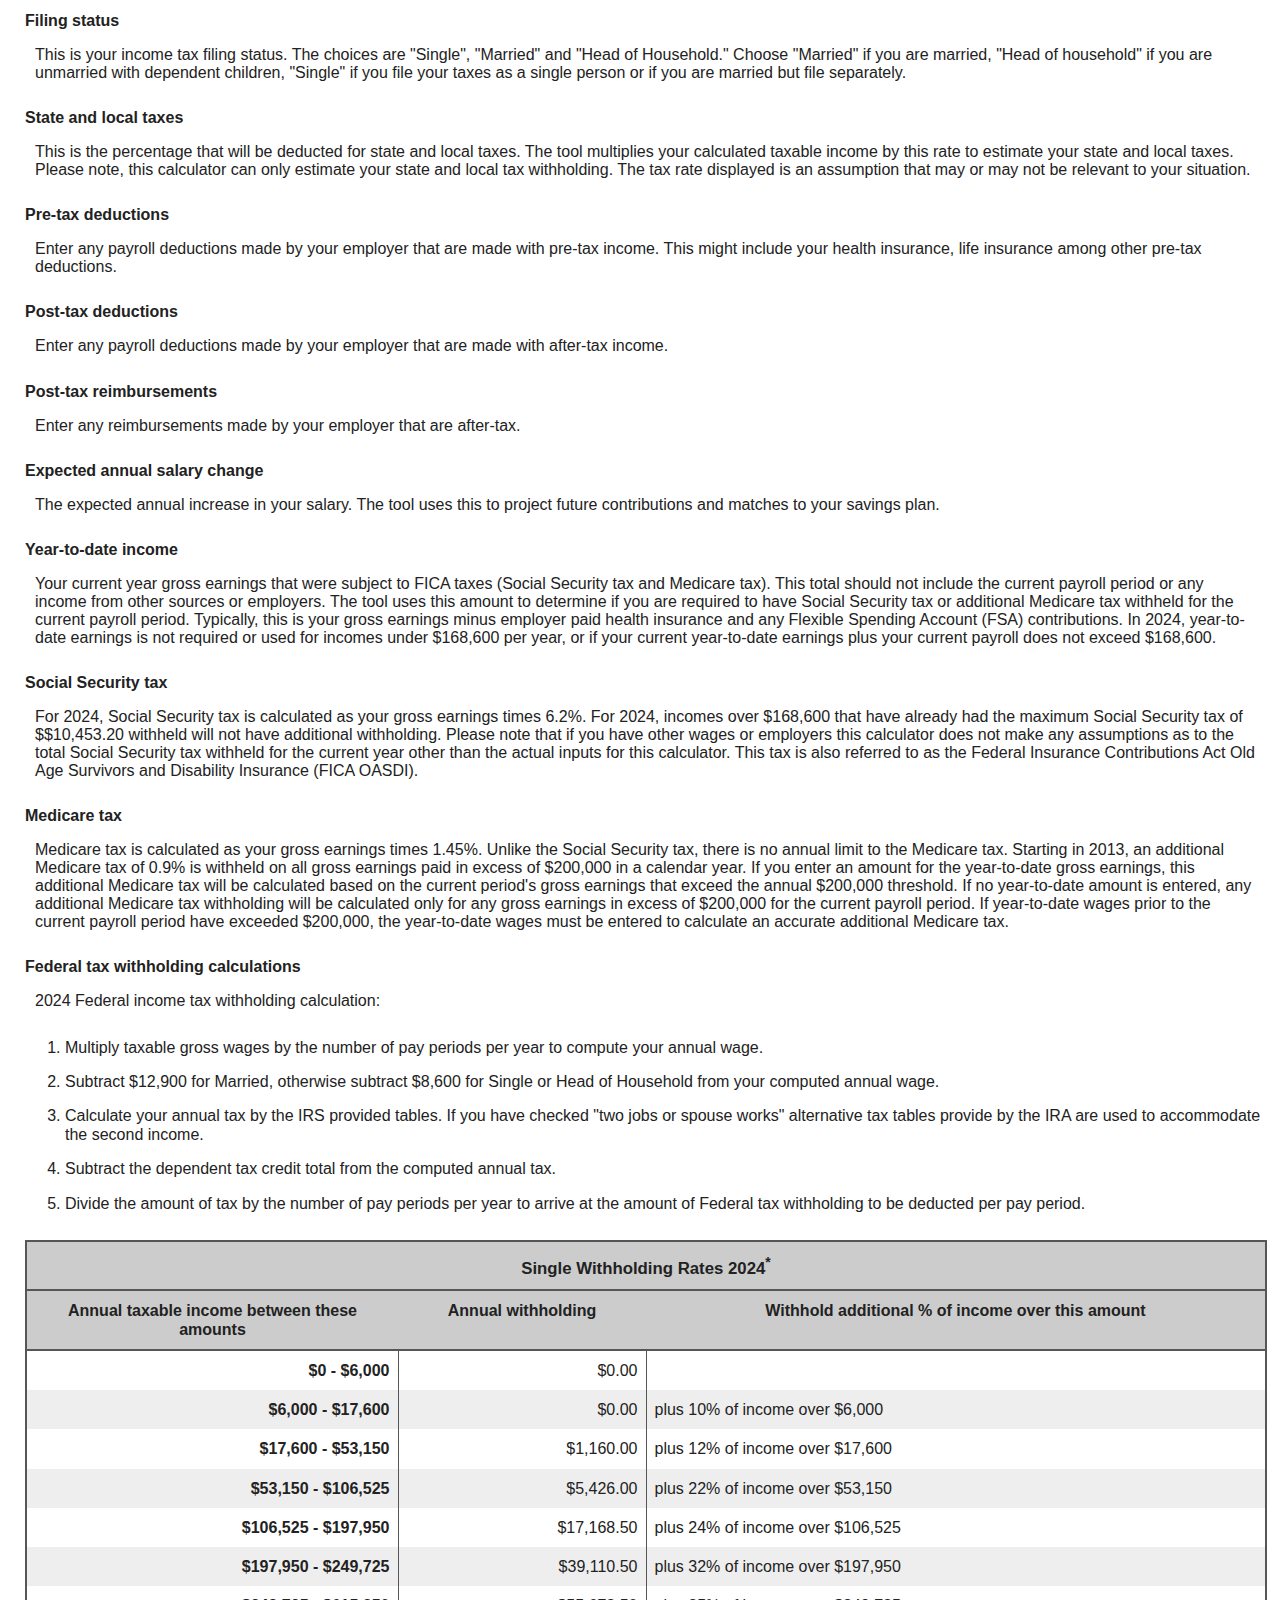
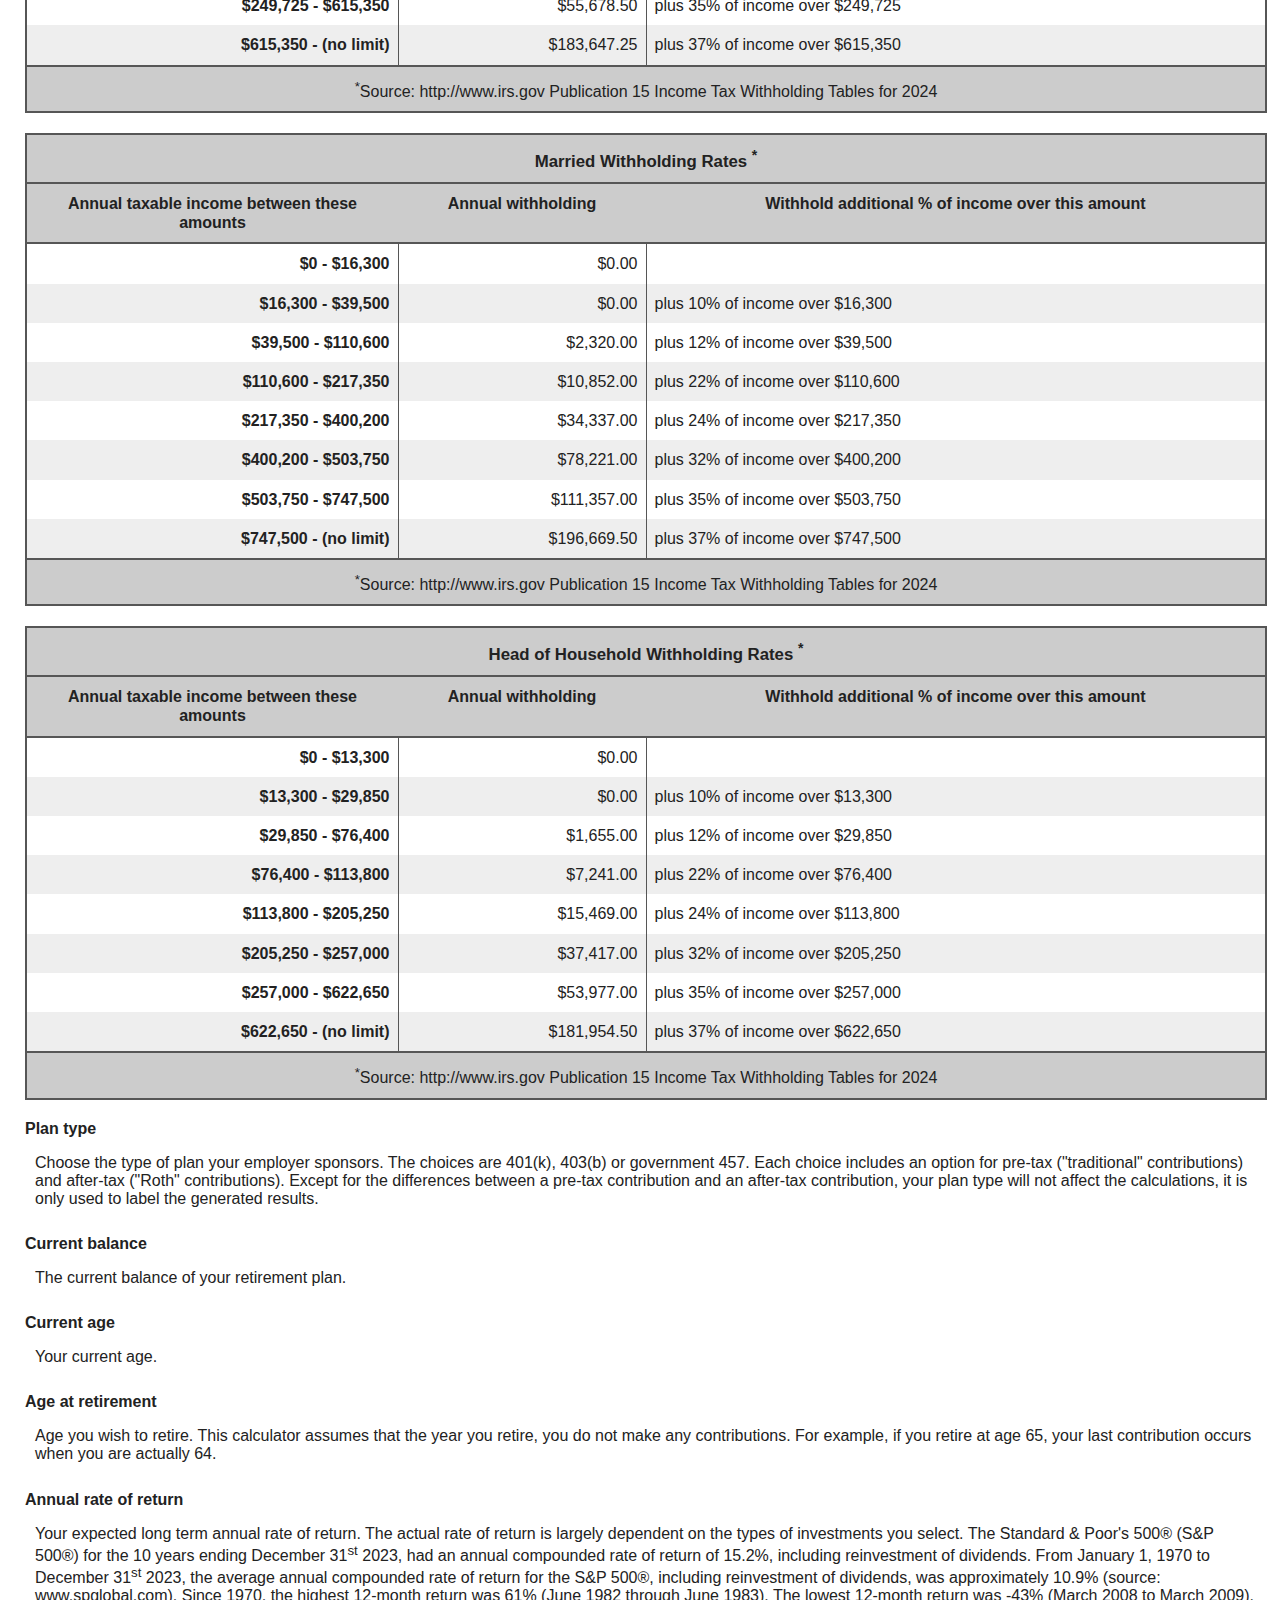
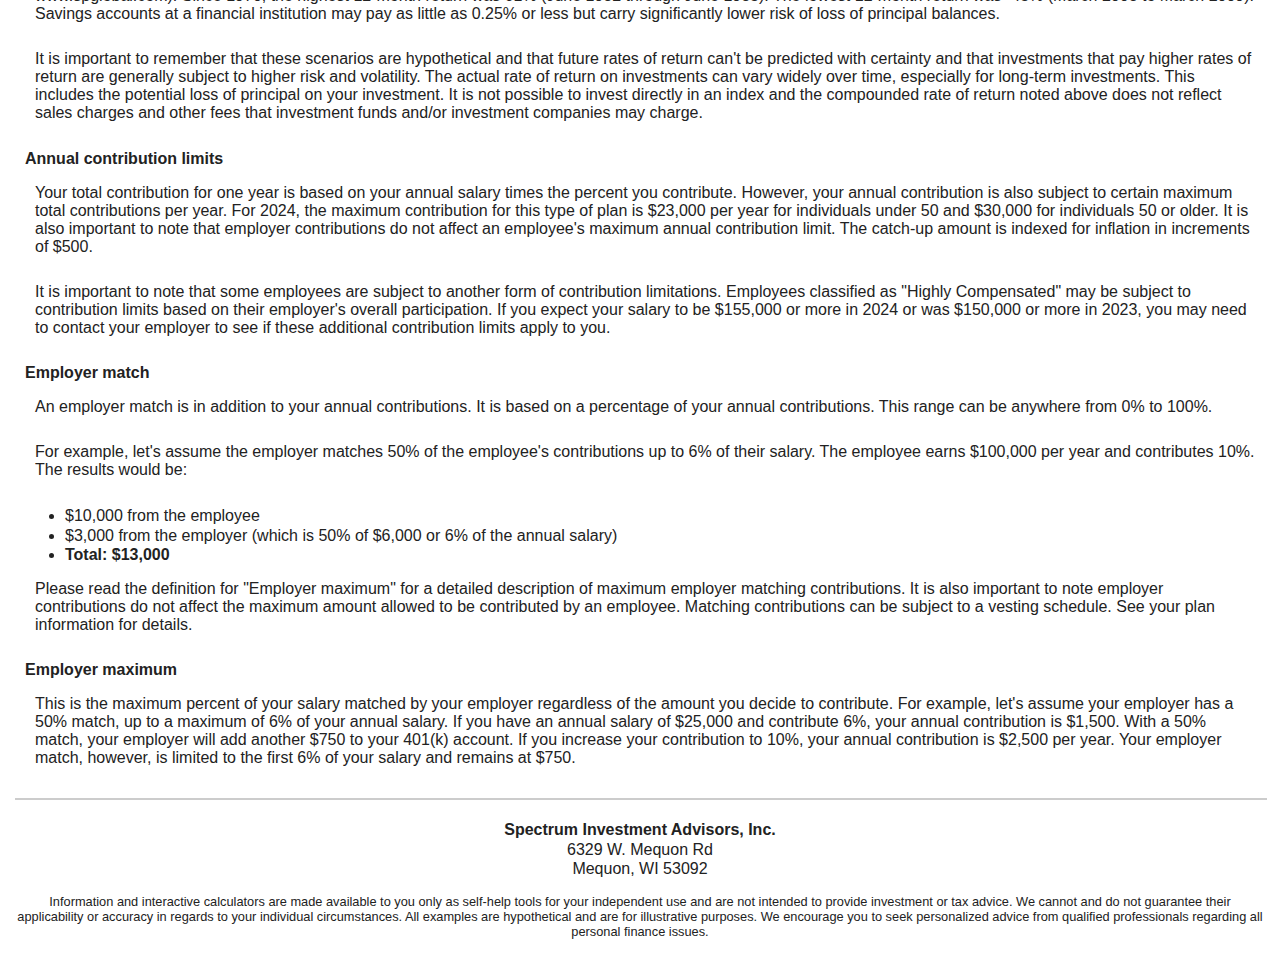
<file: RetirePayrollSavings.html>
<!doctype html>
<html lang='en'>
<head>
<title>Retirement Contribution Effects on Your Paycheck Calculator</title>
<link rel='canonical' href='https://www.dinkytown.net/java/retirement-contribution-effects-on-your-paycheck-calculator.html' />
<meta http-equiv="X-UA-Compatible" content="IE=Edge">
<meta http-equiv="Content-Type" content="text/html; charset=UTF-8">
<link rel="shortcut icon" href="favicon.ico">
<meta name="viewport" content="height=device-height,width=device-width,initial-scale=1">
<!--
  Financial Calculators, &copy;1998-2023 KJE Computer Solutions, Inc.
  For more information please see:
  <A HREF="https://www.dinkytown.net">https://www.dinkytown.net</A>
 -->


<link type='text/css' rel='StyleSheet' href='KJE.css'>
<link type='text/css' rel='StyleSheet' href='KJESiteSpecific.css'>

</head>
<body class=KJEBody>
<a href='#KJEMainContent' class='KJEAccessibleSkip'>[Skip to Content]</a>
<div class=KJEWrapper>
<div class=KJEWidthConstraint>
 <div class=KJELogo><img src='logo.png' class=KJELogo alt='Spectrum Investment Advisors, Inc.'></div>
<!-- \Main Area\ -->
<h1 id='KJETitleH1' class='KJEFontTitle'>Retirement Contribution Effects on Your Paycheck Calculator</h1>
<a id='KJEMainContent' title='page content'></a>

<div id='KJECalculatorDescID'>An employer-sponsored retirement savings account could be one of your best tools for creating a secure retirement. It provides two important advantages. First, all contributions and earnings are tax-deferred. You only pay taxes on contributions and earnings when the money is withdrawn. Second, many employers provide matching contributions to your account, which can range from 0% to 100% of your contributions. Use this calculator to see how increasing your contributions to a 401(k), 403(b) or 457 plan can affect your paycheck as well as your retirement savings. Withholding schedules, rules and rates are from &quot;IRS Publication 15&quot; and &quot;IRS Publication 15T&quot;. This calculator uses the redesigned W-4 created to comply with the elimination of exemptions in the Tax Cuts and Jobs Act (TCJA).</div>
<!--CALC_TOP-->
<noscript><div class=KJECenterText><div id=KJENoJavaScript class=KJENoJavaScript>Javascript is required for this calculator.  If you are using Internet Explorer, you may need to select to 'Allow Blocked Content' to view this calculator.
<p>For more information about these financial calculators please visit: <A href="https://www.dinkytown.net">Financial Calculators from KJE Computer Solutions, Inc.</a></p></div></div></noscript>
<div id="KJEAllContent"></div>
<!--
  Financial Calculators, &copy;1998-2023 KJE Computer Solutions, Inc.
  For more information please see:
  <A HREF="https://www.dinkytown.net">https://www.dinkytown.net</A>
 -->

<script type="text/javascript" SRC="KJE.js"></script>
<script type="text/javascript" SRC="KJESiteSpecific.js"></script>
<script type="text/javascript" SRC="RetirePayrollSavings.js"></script>

<script type="text/javascript" SRC="RetirePayrollSavingsParams.js"></script>




<hr class=KJEFooterLine>
<div class=KJECenterText><p><span class='KJEBold'><strong>Spectrum Investment Advisors, Inc.</strong></span><br>6329 W. Mequon Rd<br>Mequon, WI 53092</p><p class=KJEFooter>Information and interactive calculators are made available to you only as self-help tools for your independent use and are not intended to provide investment or tax advice. We cannot and do not guarantee their applicability or accuracy in regards to your individual circumstances. All examples are hypothetical and are for illustrative purposes. We encourage you to seek personalized advice from qualified professionals regarding all personal finance issues. </p></div>
</div>
</div>
</body>
</html>
</file>
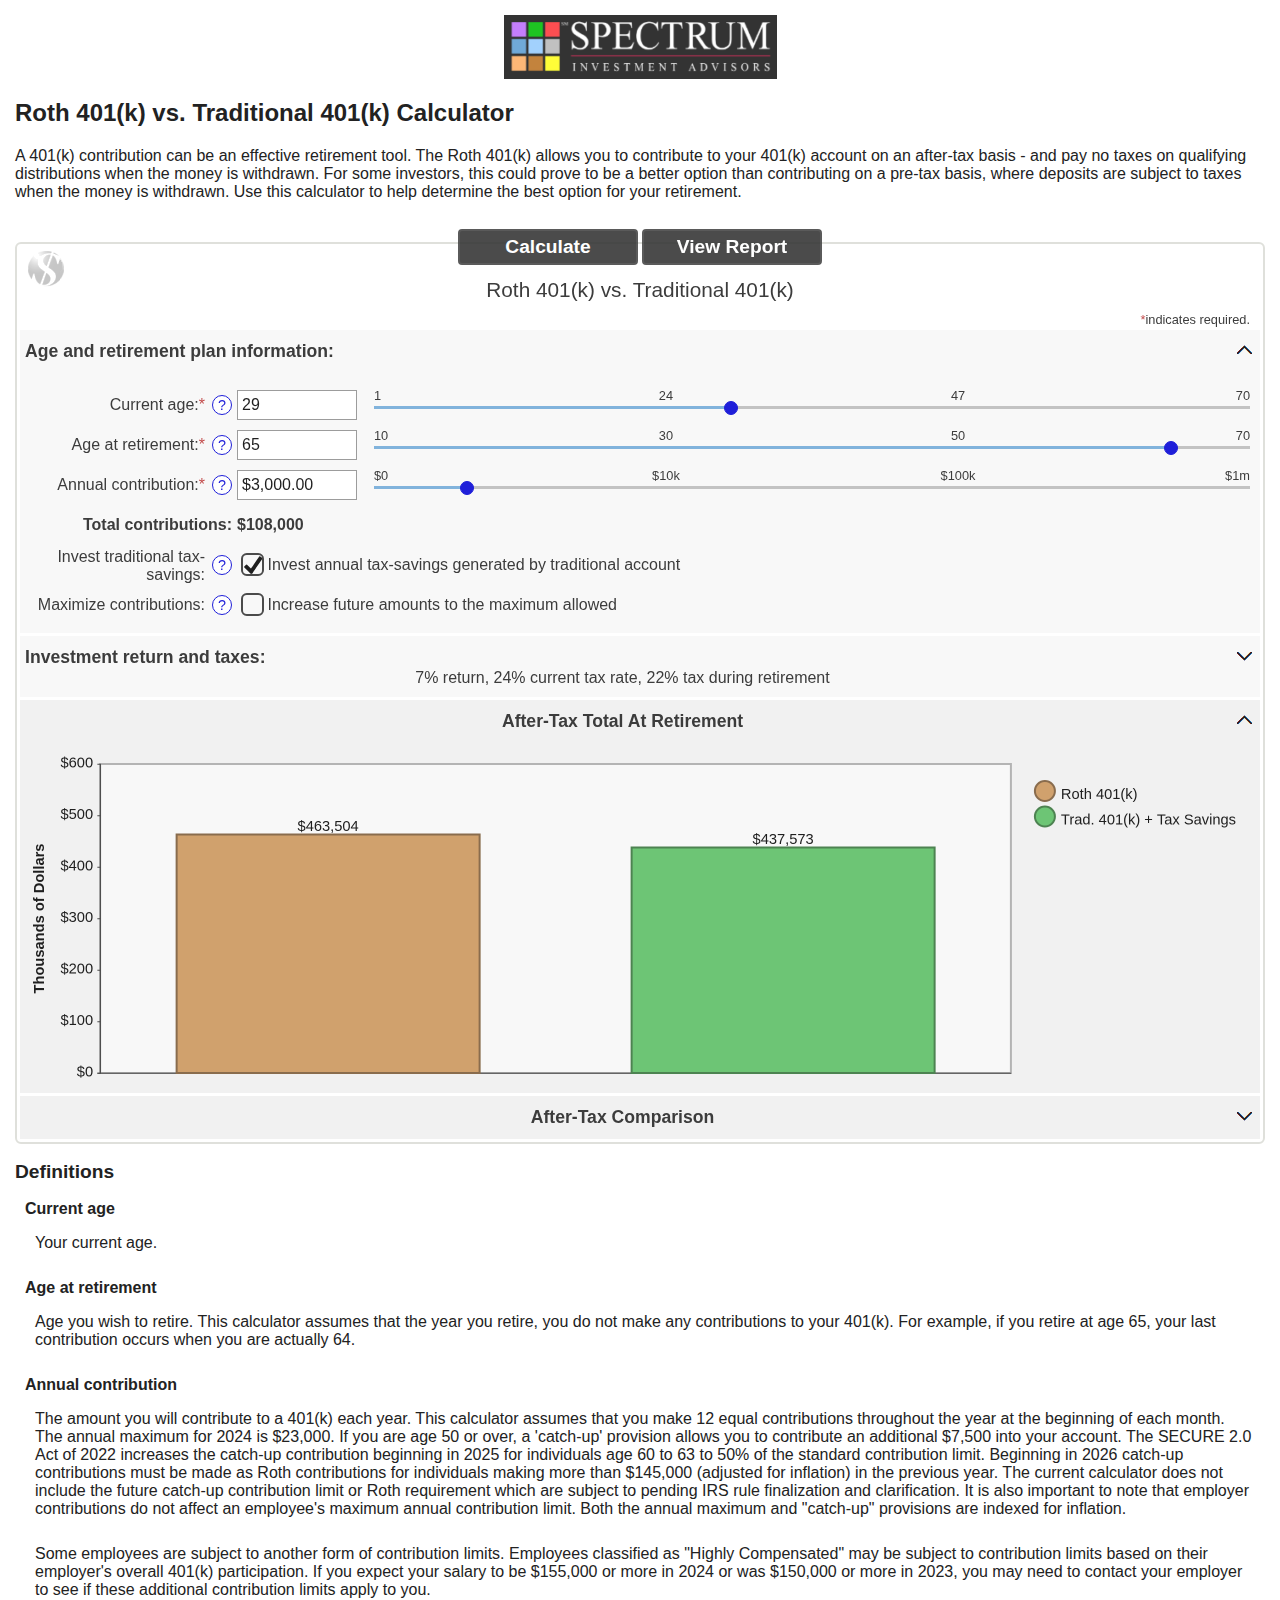
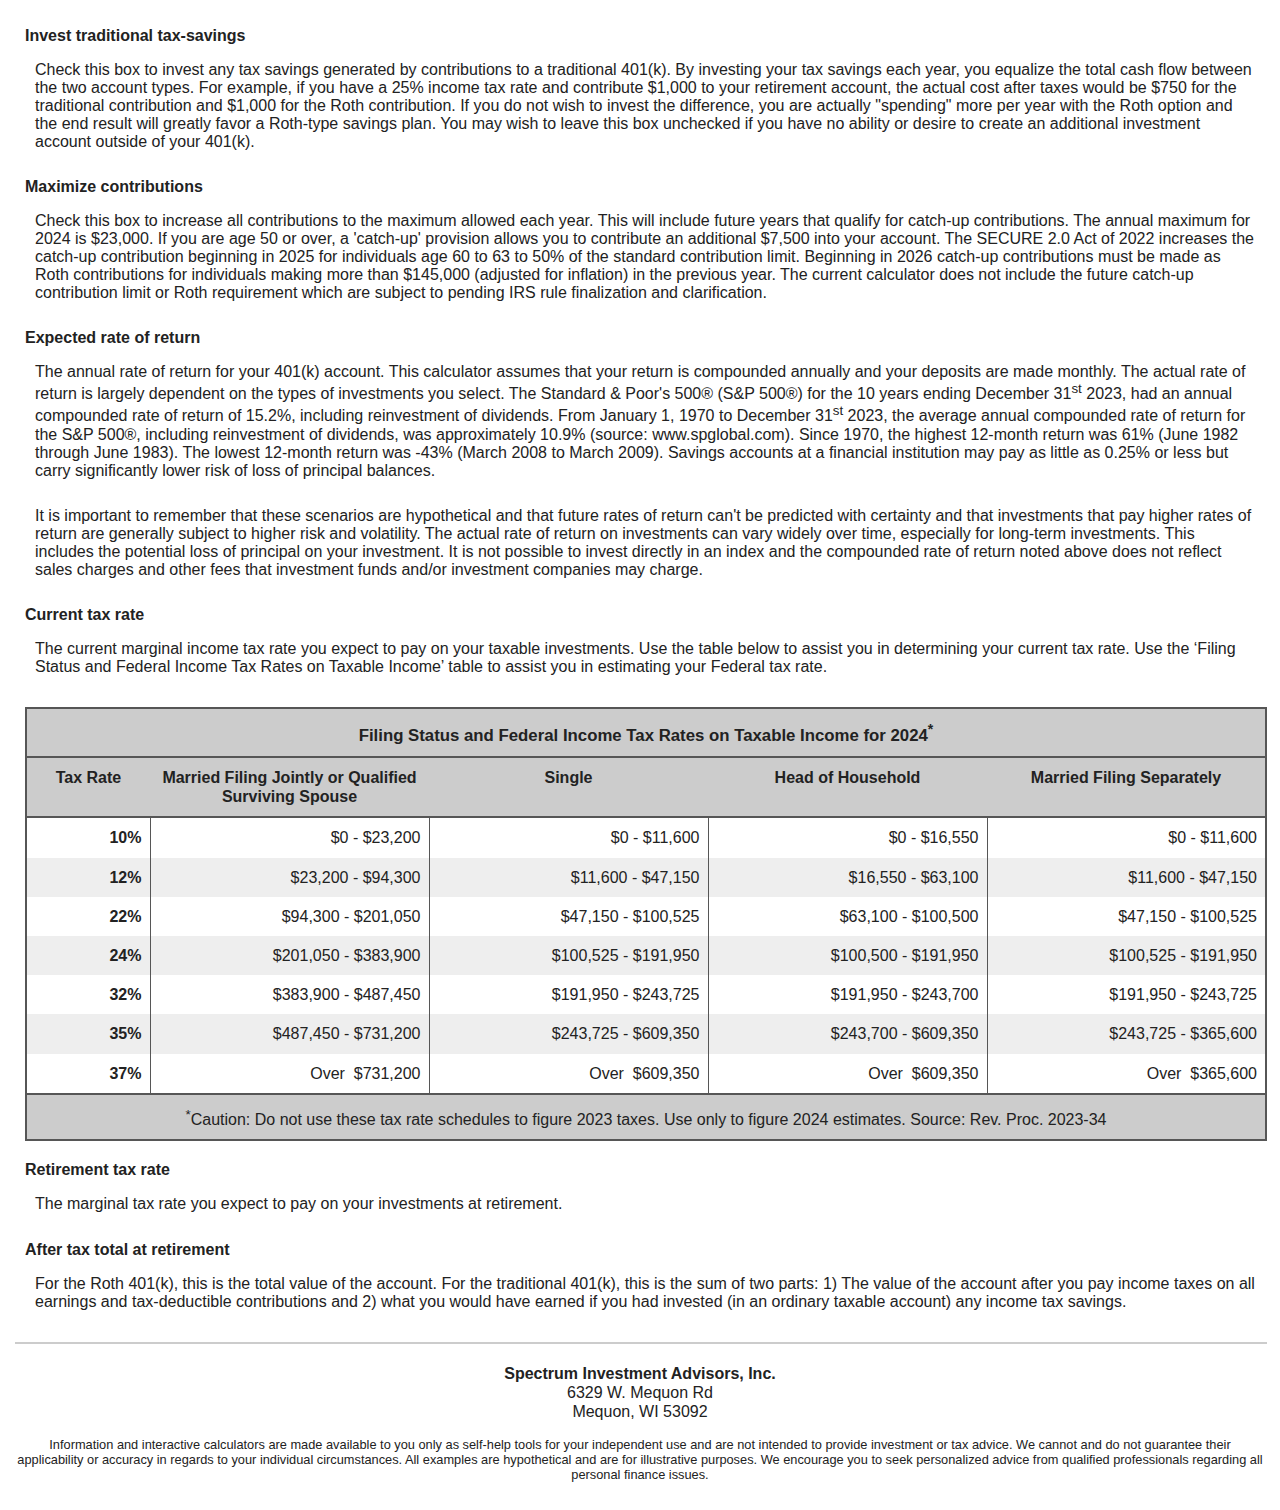
<file: RothvsTraditional401k.html>
<!doctype html>
<html lang='en'>
<head>
<title>Roth 401(k) vs. Traditional 401(k) Calculator</title>
<link rel='canonical' href='https://www.dinkytown.net/java/roth-401k-vs-traditional-401k-calculator.html' />
<meta http-equiv="X-UA-Compatible" content="IE=Edge">
<meta http-equiv="Content-Type" content="text/html; charset=UTF-8">
<link rel="shortcut icon" href="favicon.ico">
<meta name="viewport" content="height=device-height,width=device-width,initial-scale=1">
<!--
  Financial Calculators, &copy;1998-2023 KJE Computer Solutions, Inc.
  For more information please see:
  <A HREF="https://www.dinkytown.net">https://www.dinkytown.net</A>
 -->


<link type='text/css' rel='StyleSheet' href='KJE.css'>
<link type='text/css' rel='StyleSheet' href='KJESiteSpecific.css'>

</head>
<body class=KJEBody>
<a href='#KJEMainContent' class='KJEAccessibleSkip'>[Skip to Content]</a>
<div class=KJEWrapper>
<div class=KJEWidthConstraint>
 <div class=KJELogo><img src='logo.png' class=KJELogo alt='Spectrum Investment Advisors, Inc.'></div>
<!-- \Main Area\ -->
<h1 id='KJETitleH1' class='KJEFontTitle'>Roth 401(k) vs. Traditional 401(k) Calculator</h1>
<a id='KJEMainContent' title='page content'></a>

<div id='KJECalculatorDescID'>A 401(k) contribution can be an effective retirement tool.  The Roth 401(k) allows you to contribute to your 401(k) account on an after-tax basis - and pay no taxes on qualifying distributions when the money is withdrawn.   For some investors, this could prove to be a better option than contributing on a pre-tax basis, where deposits are subject to taxes when the money is withdrawn.  Use this calculator to help determine the best option for your retirement.</div>
<!--CALC_TOP-->
<noscript><div class=KJECenterText><div id=KJENoJavaScript class=KJENoJavaScript>Javascript is required for this calculator.  If you are using Internet Explorer, you may need to select to 'Allow Blocked Content' to view this calculator.
<p>For more information about these financial calculators please visit: <A href="https://www.dinkytown.net">Financial Calculators from KJE Computer Solutions, Inc.</a></p></div></div></noscript>
<div id="KJEAllContent"></div>
<!--
  Financial Calculators, &copy;1998-2023 KJE Computer Solutions, Inc.
  For more information please see:
  <A HREF="https://www.dinkytown.net">https://www.dinkytown.net</A>
 -->

<script type="text/javascript" SRC="KJE.js"></script>
<script type="text/javascript" SRC="KJESiteSpecific.js"></script>
<script type="text/javascript" SRC="RothvsTraditional401k.js"></script>

<script type="text/javascript" SRC="RothvsTraditional401kParams.js"></script>




<hr class=KJEFooterLine>
<div class=KJECenterText><p><span class='KJEBold'><strong>Spectrum Investment Advisors, Inc.</strong></span><br>6329 W. Mequon Rd<br>Mequon, WI 53092</p><p class=KJEFooter>Information and interactive calculators are made available to you only as self-help tools for your independent use and are not intended to provide investment or tax advice. We cannot and do not guarantee their applicability or accuracy in regards to your individual circumstances. All examples are hypothetical and are for illustrative purposes. We encourage you to seek personalized advice from qualified professionals regarding all personal finance issues. </p></div>
</div>
</div>
</body>
</html>
</file>
<file: KJE.css>
/* 07/02/2024 Copyright 2024 KJE Computer Solutions, Inc.  Licensed for use on www.spectruminvestor.com */ 

@-webkit-keyframes fadeIn {
    from { opacity: 0; }
    to { opacity: 1; }
}
@keyframes fadeIn {
    from { opacity: 0; }
    to { opacity: 1; }
}

body {
    -webkit-text-size-adjust:none;
}

body.KJEBody {
    margin: 0;
    color: #222222;
    background-color: #FFFFFF;/*PAGE_BACKGROUND_COLOR*/;
}

body.KJEBody a, body.KJEBody a:hover, body.KJEBody a:visited, body.KJEBody a:active {
    color: #0000D4;
}

#KJEAllContent {
    padding: 40px 0 0 0;
}

#KJEAllContent * {
    -webkit-box-sizing: content-box;
    -moz-box-sizing: content-box;
    box-sizing: content-box;
}

#KJEAllContent button, #KJEAllContent .KJECommandButton, #KJEAllContent input.KJEMenuButton[type=button], #KJEAllContent select, #KJEAllContent div.KJEDroppee, #KJECalculatorScreenSize, #KJEFixed, #KJECommandButtons, #KJEReportButtons, #KJEMoreButtons, #KJECalculatorTable {
    -webkit-box-sizing: border-box  !important;
    -moz-box-sizing: border-box !important;
    box-sizing: border-box !important;
}


#KJEAllContent, body.KJEBody {
    -webkit-text-size-adjust: none;
    font-family: Arial,Helvetica,sans-serif;
    font-weight: normal;
    line-height: normal;
    font-size: 1.0rem;/*font_normal*/
}

#KJESplash {
 color:#333333;
}

body.KJEReportBody {
    padding: 0;
}

body.KJEReportBody #KJEReport {
    padding: 0;
}

@media print  {
    /* table.KJEReportTable thead.KJEReportTHeader { display: block; }*/
    table.KJEReportTable tfoot.KJEReportTFooter {
        display:  table-row-group;
        background-color: #CCCCCC/*PAGE_BACKGROUND_COLORDARKERDARKER*/;}
    table.KJEScheduleTable tfoot.KJEReportTFooter {
        display:  table-row-group;
        background-color: #CCCCCC/*PAGE_BACKGROUND_COLORDARKERDARKER*/;
    }
    /*table.KJEScheduleTable tfoot.KJEReportTHeader { display: table-header-group; }*/
}

body.KJEBody table,  body.KJEBody td, body.KJEBody ul, body.KJEBody ol, body.KJEBody dd, body.KJEBody dl, body.KJEBody p, body.KJEBody br, body.KJEBody dt,
body.KJEBody, #KJEAllContent table, #KJEAllContent td, #KJEAllContent ul, #KJEAllContent ol, #KJEAllContent dd, #KJEAllContent dl, #KJEAllContent p, #KJEAllContent br, #KJEAllContent dt,
#KJEAllContent th, body.KJEBody th,
.KJEInputContainer input.KJEInputModern, .KJEInputContainer select.KJEDropBoxModern {
    font-family: Arial,Helvetica,sans-serif;
}

body.KJEBody table,  body.KJEBody td, body.KJEBody ul, body.KJEBody ol, body.KJEBody dd, body.KJEBody dl, body.KJEBody p, body.KJEBody br, body.KJEBody dt,
body.KJEBody, #KJEAllContent table, #KJEAllContent td, #KJEAllContent ul, #KJEAllContent ol, #KJEAllContent dd, #KJEAllContent dl, #KJEAllContent p, #KJEAllContent br, #KJEAllContent dt,
#KJEAllContent th, body.KJEBody th {
    font-weight: normal;
    font-size: 1em;
    line-height: 1.2em;
}

#KJEAllContent th, body.KJEBody th {
    font-weight: bold;
}

body.KJEReportBody {
    background-image: none;
}

#KJERequiredNote, #KJEUpdateNotice {
    margin-right: 10px;
    margin-left: auto;
    text-align: right;
    padding: 0;
    padding-top:10px;
}

#KJEAllContent button::-moz-focus-inner,
#KJEAllContent input[type="button"]::-moz-focus-inner,
#KJEAllContent input[type="submit"]::-moz-focus-inner,
#KJEAllContent input[type="reset"]::-moz-focus-inner {
    padding: 0;
    border: 0 none;
}

#KJEReportText {
    display:none;
}

#KJEAllContent p {
    margin: 1em 0;
}

p.KJEScheduleNote {
    display:none;
}

div.KJEDropper, div.KJEGraphDropper
{
    outline-offset: -2px;
}

#KJETitleH1, h1.KJEFontTitle {
    line-height:normal;/*line_height_large*/
    font-size:1.5rem;/*font_large*/
}

.KJETitleExtra {
}

/*
@media screen and (min-width:900px) {
    #KJEReport, #KJECalculatorScreenSize {
        min-width: 900px;
    }
}
*/
#KJECalculatorScreenSize, #KJEFixed, #KJECommandButtons, #KJEReportButtons, #KJEMoreButtons {
    max-width: 1800px;
    margin-left: auto;
    margin-right: auto;
    width: 100%;
}

#KJECalculatorScreenSize {
    text-align: center;
    position:relative;
    width:100%;
}

#KJEScrollSticky, #KJECommandButtons, #KJEReportButtons {
    z-index: 1;
    left:0;
    right:0;
}

#KJEScrollSticky {
    line-height: normal;
    padding-bottom: 10px;
    font-size: 1.2rem;/*font_button*/
    display:none;
}

#KJEInputs {
    padding:0;
}

#KJEFixed {
    width: 98%;
    z-index:999;
}

#KJEReportButtons, #KJEMoreButtons1, #KJEMoreButtons2, #KJEMoreButtons3 {
    margin: 0 auto;
    text-align: center
}
#KJEReportButtonsWrapper {
    width:100%
}

#KJECalculatorTable {
    right:0;
    left:0;
    padding: 3px;
    border-width: 2px;
    border-style: solid;
    border-radius: 6px;
    -moz-border-radius: 6px;
    -webkit-border-radius: 6px;
    box-shadow: none;
    -webkit-box-shadow: none;
    -moz-box-shadow: none;
    box-shadow: 0 0 0;
    -webkit-box-shadow: 0 0 0;
    -moz-box-shadow: 0 0 0;
    font-size: 1.0rem;/*font_normal*/
    margin: 0 auto;
}
#KJECalculatorTableCell {
    width:100%;
}
.KJEDisplayNone {
  display:none !important;
}

div.KJECalculatorReportTable
{
    display: none;
}

#KJEMain {
    transition: height 0.5s ease 0s;
}

.KJECalculatorReportTable {
    padding: 0 0;
    border: 0;
}

.KJECalculator {
    position: relative;
}

.KJECalculator p {
    font: normal 1em Arial, Helvetica, sans-serif;
}

#KJETitle     {
    font-size: 1.3em;
    text-align: center;
    /*background-image: url('[data-uri]');
    */
    background-image: url('[data-uri]');
    background-repeat: no-repeat;
    background-position: -8px -8px;
    background-size:85px 85px;
}


.KJENoJavaScript {
    width:50%;
    margin-left:auto;
    margin-right:auto;
    margin-top:20px;
    padding: 20px 20px 20px 20px;
    border-width: 2px;
    border-style: solid;
    text-align: center;
    border-radius: 6px;
    -moz-border-radius: 6px;
    -webkit-border-radius: 6px;
}
span.KJERequired {
}

span.KJERequiredShowHover {
    display: none;
}

div.KJEButtonIsScrolling {
    background: none;
    border: none;
}

div.KJEButtonIsFixed {
    border-width: 1px;
    border-style: solid;
    border-radius: 6px;
    -moz-border-radius: 6px;
    -webkit-border-radius: 6px;
    box-shadow: 2px 2px 2px #666666;
    -webkit-box-shadow: 2px 2px 2px #666666;
    -moz-box-shadow: 2px 2px 2px #666666;
    margin: 0;
}

#KJEAllContent input[type='button'] {
    float: none;
    padding: 5px 3px;
    margin: 4px 2px 7px 2px;
}

.KJECommandButton, .KJEMoreButton, #KJEAllContent input.KJEMenuButton[type=button] {
    font-family: Arial, Helvetica, sans-serif;
    -webkit-appearance: none;
    padding: 5px 3px;
    margin: 4px 2px 7px 2px;
    -webkit-border-radius: 4px;
    -moz-border-radius: 4px;
    border-radius: 4px;
    white-space: nowrap;
    border-width: 2px;
    border-style: solid;
    transition: background .3s ease-in-out;
}

.KJECommandButton, .KJEMoreButton{
    font-weight: bold;
    width: 180px;
    font-size: 1.2rem; /*font_button*/
}

#KJEAllContent input.KJEMenuButton[type=button] {
    font-size: 0.9rem;/*font_normal*/
}

button.KJEMoreButton {
    display: inline-block;
}

.KJECommandButton:active, .KJEMoreButton:active, #KJEAllContent input.KJEMenuButton[type=button]:active {
    position: relative;
    top:2px;
}

.KJEMain table {
    border-collapse: collapse;
    right:0;
    left:0;
    table-layout:fixed;
    margin: 0;
}

.KJEMain th, .KJEMain td {
    padding: 0;
    overflow: hidden;
}

#KJEMenuWindowTitle, #KJEMenuSavedTitle {
    display: block;
    height: inherit;
    text-align: center;
    padding: 4px 0 0 0;
    font-size: .9em;
    font-weight: bold;
    margin-block-start: 0;
    margin-block-end: 0;
    margin-inline-start: 0;
    margin-inline-end: 0;
}

div.KJEMenuHeader {
    text-align: center;
    vertical-align: bottom;
    border-width: 1px;
    border-style: solid;
    padding: 8px;
    text-decoration: none;
    margin-bottom: 10px;
    margin-top: 10px;
}

button.KJEMenu {
    padding: 0;
    background:inherit;
    background-image: url("[data-uri]");
    background-repeat:no-repeat;
    background-position:center;
    z-index: 999;
    display: none;
    border-width: 2px;
    border-color: transparent;
    width: 32px;
    height: 32px;
    -webkit-border-radius:2px;
    -moz-border-radius:2px;
    border-radius: 0px;
    margin: 0;
    margin-top: 19px;
    margin-right: 0px;
    padding-right: 32px;
}

button.KJEMenu:active,
button.KJEMenu:focus,
button.KJEMenu:hover,
button.KJEMenu:active,
button.KJEMenu:focus,
button.KJEMenu:hover {
    border-width: 2px;
    border-style: solid;
}

#KJEMenuContainer {
    width: 100%;
    height: 1px;
    overflow: visible;
    text-align: right;
}

#KJE-PODEFN-MSG_MENU {
    top: 60px !important;
}

#KJEWait {
    position: relative;
    top: 18px;
    text-align: left;
    background-image: url('[data-uri]');
    background-repeat:no-repeat;
    background-position:center;
    z-index: 999;
    display: none;
    border: none;
    width: 128px;
    height: 128px;
    /* css3 */
    -webkit-border-radius: 0;
    -moz-border-radius: 0;
    border-radius: 0;
}

#KJEWait {
    background-image: none;
}

#KJEWaitContainer {
    height: 1px;
    border: none;
    overflow: visible;
    text-align: center;
    z-index: 999;
}

#KJEReport div.KJEInset {
    margin-left: 20px;
    margin-right: 20px;
}
#KJEReport div.KJEInset, #KJEReport div.KJEInset * {
    font-size: 0.8rem;/*font_tiny*/
}

#KJEReport {
    display:none;
    text-align: left;
    vertical-align: middle;
    padding: 30px 5px 5px 5px;
}

#KJEReport, #KJEReport p {
    line-height: normal;
    font-size: 1.0rem;/*font_normal*/
}

#KJEDefinitions, #KJEDefinitions p {
    line-height: normal;
    font-size: 1.0rem;/*font_normal*/
}
#KJEDefinitionsDL ol li {
  margin-bottom: 15px;
}

#KJEDefinitionsDL ol {
    margin-bottom: 27px;
}

.KJEDefinitionsHeader {
    font-size: 1.2rem;/*font_button*/
    font-weight: bold;
    line-height:1.5rem;/*font_large*/
}

.KJEDefinitionPopup p {
    font-size: 1.0rem;/*font_normal*/
    line-height: normal;
}

.KJEGuiDefnPopup:focus {
    outline: 2px solid #70a9d8;
}

.KJEDefinitionPopup, .KJEDefinitionPopup dl, .KJEDefinitionPopup dd, .KJEDefinitionPopup dt, .KJEDefinitionPopup h3, .KJEDefinitionPopup th, .KJEDefinitionPopup td, .KJEDefinitionPopup ul, .KJEDefinitionPopup li, .KJEDefinitionPopup ol {
    font-size: 1.0rem;/*font_normal*/;
    line-height: normal;
}

button.KJEDefinitionIcon:active,
button.KJEDefinitionIcon:hover,
button.KJECloseButton:active,
button.KJECloseButton:hover,
button.KJEDefinitionIcon:focus,
button.KJECloseButton:focus{
    outline: none;
    border-style: solid;
}

button.KJEDefinitionIcon:focus,
button.KJECloseButton:focus
{
    outline-offset: 0px;
    outline: 2px dashed #444444/*KJECommandButton*/;

}

button.KJEDefinitionIcon {
    width: 1.25rem;
    height: 1.25rem;
    text-align: center;
    padding: 0 0;
    border-radius: 12px;
    border-width: 0;
    cursor:help;
    margin-left: 2px;
    margin-top: 7px;
    border-width: 1px;
    border-style: solid;
    font-size: 0.9rem;/*font_small*/
    vertical-align: top;
    display: inline-block;
}
/*.KJEInputContainer button.KJEDefinitionIcon {
    float: right;
}
*/
div.KJEInputContainer Label.KJEHelp, div.KJEInputContainer div.KJEHelp div.KJEHelp   {
    width: 168px;
    display: inline-block;
    text-align: right;
    cursor:help;
    overflow: visible;
}

button.KJEDefinitionIconMenu {
    margin-top: 23px;
    margin-right: 2px;
    margin-left: 0px;
    margin-bottom: 0px;
    float: right;
}

button.KJECloseButton {
    width: 24px;
    height: 24px;
    text-align: center;
    padding: 0;
    border-radius: 2px;
    border-width: 1px;
    font-size: 0.9rem;/*font_small*/

}

#KJEDefinitions {
    width:100%;
}

#KJEDefinitionsDL {
    padding-left:10px;
    margin-top: 1em;
}

#KJEDefinitionsDL dt.KJEDefinition, dt.KJEDefinition, h3.KJEDefinition {
    text-align: left;
    font-weight: bold;
    font-size: 1.0rem;/*font_normal*/
    padding:0;
    margin: 0;
    line-height: normal;
    margin-top: 1em;
    margin-bottom: 0.5em;
}

#KJEDefinitionsDL dd.KJEDefinition, dd.KJEDefinition {
    margin:0;
    text-align: left;
    font-weight: normal;
    padding: 0px 10px 20px 10px;
}

#KJEDefinitionsDL p.KJEDefinition, #KJEAllContent p.KJEDefinition {
    line-height: normal;
    padding: 0 10px .7em 10px;
    text-align: left;
}

#KJEDefinitionsDL td, #KJEDefinitionsDL th, #KJEDefinitionsDL ul, #KJEDefinitionsDL li, #KJEDefinitionsDL ol,
#KJEReport th, #KJEReport td, #KJEReport ul, #KJEReport li, #KJEReport ol {
    font-size: 1.0rem;/*font_normal*/
    font-weight: normal;
}

#KJEReport th, #KJEDefinitionsDL th {
    font-weight: bold;
}

.KJECloseButton {
    float: right;
    cursor: pointer;
}

.KJEContent {
}

.KJEMain input[type=number]::-webkit-inner-spin-button, input[type=number]::-webkit-outer-spin-button {
    -webkit-appearance: none;
    margin: 0;
}

.KJEInputContainer {
    text-align: left;
    overflow: visible;
    position: relative;
    height: 35px;
    margin-top: 5px;
    width: 100%;
    -webkit-transition: background-color 500ms ease;
    -moz-transition: background-color 500ms ease;
    -o-transition: background-color 500ms ease;
    transition: background-color 500ms ease;
}

.KJEInputContainer .KJEInputFieldContainer {
    display: inline-block;
    margin-top: 5px;
    margin-bottom: 5px;
}

div.KJEInputContainer div.KJESlider {
    top: 0;
    cursor: pointer;
    -webkit-touch-callout: none;
    -webkit-user-select: none;
    -khtml-user-select: none;
    -moz-user-select: none;
    -ms-user-select: none;
    user-select: none;
    border: none;
}

div.KJEInputContainer div.KJEIncrementer
{
    cursor: pointer;
    -webkit-touch-callout: none;
    -webkit-user-select: none;
    -khtml-user-select: none;
    -moz-user-select: none;
    -ms-user-select: none;
    user-select: none;
    vertical-align: middle;
    padding-left: 5px;
}


div.KJESlider div.KJEScale {
    border:none;
    margin-left: 0px;
    -webkit-touch-callout: none;
    -webkit-user-select: none;
    -khtml-user-select: none;
    -moz-user-select: none;
    -ms-user-select: none;
    user-select: none;
    font-size: 0.8rem;/*font_tiny*/
}

div.KJESlider {
    margin-left: 10px;
}

div.KJEInputContainer div.KJELabel {
    text-align: right;
    cursor:default;
    overflow: visible;
    display: inline-block;
}

div.KJEInputContainer div.KJELabel Label.KJELabel{
    display: inline-block;
}

div.KJEInputContainer Label.KJEHelp, div.KJEInputContainer div.KJEHelp div.KJEHelp   {
    width: 185px;
    display: inline-block;
    text-align: right;
    cursor:help;
    overflow: visible;
}


.KJEInputContainer .KJEOutputLabel {
    overflow: visible;
}

.KJEInputContainer .KJELabelBold {
    font-weight: bold;
    text-align: right;
    overflow: visible;
    display: inline;
}

.KJEInputContainer .bold {
    font-weight: bold;
}

.KJEInputContainer .KJETrailingLabel {
    overflow: visible;
    padding: 0 0 0 5px;
}

.KJEInputContainer .KJERadioTrailingLabel {
    overflow: visible;
    padding: 0;
    display: inline-block;
    position: absolute;
    top: 55%;
    transform: translateY(-50%);
}

.KJEInputContainer .KJERadioHolder {
    position: relative;
    display: block;
}
.KJEInputContainer .KJERadioes {
 }

.KJEInputContainer .KJEDropBox {
    font-weight: normal;
    font-size: 0.9em;
}

div.KJEDropBoxDivModern {
    border-width: 1px;
    border-style: solid;
    overflow: hidden;
    /*background: url([data-uri]);*/
    background-image: url([data-uri]);
    background-repeat:no-repeat;
    background-position: right;
    padding: 0;
    margin: 0;
    top: 15px;
    -webkit-border-radius:4px;
    -moz-border-radius:4px;
    border-radius:4px;
    box-shadow: 2px 2px 2px #333;
    -webkit-box-shadow: 2px 2px 2px #333;
    -moz-box-shadow: 2px 2px 2px #333;
}

.KJEInputContainer .KJEInputFieldContainer, .KJEInputContainer div.KJEDropBoxDivModern {
    -webkit-appearance: none;
    -moz-appearance: none;
    appearance: none;
    border-style: none;
    border-radius: 0;
    padding: 0;
    -webkit-box-shadow: none;
    -moz-box-shadow: none;
    box-shadow: none;
    margin: 0px;
    vertical-align: middle;
    overflow: visible;
}

.KJEInputContainer select.KJEDropBoxModern {
    background: transparent;
}

.KJEInputContainer input[type="text"].KJEInputModern, input.KJEMenuInputItem[type="text"], .KJEInputContainer select.KJEDropBoxModern, .KJEInputContainer input.KJEInputModern:not([type='checkbox']):not([type='radio']) {
    -webkit-appearance: none;
    -moz-appearance: none;
    appearance: none;
    border-radius: 0px;
    border: 1px solid #8F8F8F;
    padding: 4px;
    font-weight: normal;
    font-size: 1em;
}

input.KJEMenuInputItem[type="text"] {
    font-size: 0.9rem;/*font_small*/
}

.KJEInputContainer input.KJEInputModern:focus, .KJEInputContainer select.KJEDropBox:focus, input.KJEMenuInputItem:focus {
    outline: 2px dashed #444444/*KJECommandButton*/;
    outline-offset: -3px;
}

.KJEInputContainer input.KJEInputModern[type='radio'],
.KJEInputContainer input.KJEInputModern[type='checkbox'] {
    -webkit-appearance:none;
    -moz-appearance: none;
    appearance: none;
    width:15px;
    height:15px;
    border:2px solid #333;
    outline: none;
    box-shadow: none;
    box-sizing: content-box;
    padding: 2px;
}

.KJEInputContainer input.KJEInputModern[type='radio']:focus, .KJEInputContainer input.KJEInputModern[type='radio']:active,
.KJEInputContainer input.KJEInputModern[type='checkbox']:focus, .KJEInputContainer input.KJEInputModern[type='checkbox']:active {
    outline-offset: 0px;
    box-shadow: none;
    outline: none;
    border: 2px solid #0000D4;
}

.KJEInputContainer input.KJEInputModern[type='radio']  {
    border-radius:50%;
    position: relative;
    opacity: 100%;
}

.KJEInputContainer input.KJEInputModern[type='radio']:before {
    content:'';
    display:block;
    width:60%;
    height:60%;
    margin:20% auto;
    border-radius:50%;
}

.KJEInputContainer input.KJEInputModern[type='radio']:checked:before {
    background:#333;
}

.KJEInputContainer input.KJEInputModern:disabled[type='radio']:checked:before {
    background:transparent;
}

.KJEInputContainer input.KJEInputModern[type='checkbox']  {
    border-radius:25%;
}

.KJEInputContainer input.KJEInputModern[type='checkbox']:before {
    content:"";
    display:block;
    width:18px;
    height:18px;
    margin-bottom:0px;
    margin-top:-1px;
    margin-left:-1px;
    margin-right:auto;
}

.KJEInputContainer input.KJEInputModern[type='checkbox']:checked:before {
    background-image: url("[data-uri]");
}

.KJEInputContainer div.KJELine {
    border-width: 0 0 2px 0;
    border-style: dotted;
    -webkit-touch-callout: none;
    -webkit-user-select: none;
    -khtml-user-select: none;
    -moz-user-select: none;
    -ms-user-select: none;
    user-select: none;
}

.KJEInputContainer .KJELine.active {
    border-style: solid;
}

hr.KJEDivide {
    border: 0;
    width: 100%;
    height: 1px;
}

hr.KJEFooterLine {
    border-width: 0px;
    border-top-width: 2px;
    border-top-style: solid;
    width: 100%;
    height: 0px;
}

.KJECenterText {
    text-align:center;
}

body.KJEReportBody > div.KJEReportTitleBlock, body.KJEReportBody > div.KJECenter {
    display: block !important;
}

div.KJECenterText {
    display:block !important;
}

.KJEBold {
    font-weight: bold;
}
.KJEAlignTop {
    vertical-align: top;
}


.KJEBoldCenter {
    font-weight: bold;
    text-align: center;
    cursor:default;
    overflow: visible;
}

.KJESubTitle  {
    font-weight: normal;
    line-height: normal;
    font-size: 1.0rem;/*font_normal*/
}

#KJEReport p.KJEFooter, #KJEAllContent p.KJEFooter, body.KJEBody p.KJEFooter, p.KJEFooter, .KJEFooter  {
    line-height: normal;
    font-weight: normal;
    font-size: 0.8rem;/*font_tiny*/
}

#KJEGuiDataPoint {
    border-width:1px;
    border-style:solid;
    position: absolute;
    display: none;
    z-index: 99;
    padding:9px;
    margin:1em 0 3em;
    max-width: 520px;
    -webkit-border-radius:6px;
    -moz-border-radius:6px;
    border-radius:8px;
    box-shadow: 3px 3px 3px #333;
    -webkit-box-shadow: 3px 3px 3px #333;
    -moz-box-shadow: 3px 3px 3px #333;
    top: 0;
    left: 0;
}

#KJEGuiDataPoint dt {
    font-weight: bold;
}

#KJEGuiDataPoint dd {
    padding-bottom:5px;
    padding-top:5px;
    margin-left: 20px;
}

#KJEGuiDataPoint:before {
    content:"";
    position:absolute;
    top:-10px; /* value = - border-top-width - border-bottom-width */
    right:auto;
    bottom:auto; /* value = - border-top-width - border-bottom-width */
    left:39px; /* controls horizontal position */
    border-width:0 10px 10px;
    border-style:solid;
    display:block;
    width:0;
}


/* creates the smaller  triangle */
#KJEGuiDataPoint:after {
    content:"";
    position:absolute;
    top:-8px; /* value = - border-top-width - border-bottom-width */
    bottom:auto; /* value = - border-top-width - border-bottom-width */
    left:38px;
    right:auto; /* value = (:before left) + (:before border-left) - (:after border-left) */
    border-width:0 11px 11px;
    border-style:solid;
    /* reduce the damage in FF3.0 */
    display:block;
    width:0;
}

span.KJEGuiErrorPopup, span.KJERequired:hover span.KJERequiredShowHover {
    left: 5px;
    top: 19px;
    text-align: center;
    border-width:1px;
    border-style:solid;
    position: absolute;
    width: 100%;
    display: block;
    z-index: 1;
    padding:9px;
    margin:1em 0 3em;
    -webkit-border-radius:6px;
    -moz-border-radius:6px;
    border-radius:8px;
    box-shadow: 3px 3px 3px #333;
    -webkit-box-shadow: 3px 3px 3px #333;
    -moz-box-shadow: 3px 3px 3px #333;
    -webkit-animation: fadeIn .4s;
    animation: fadeIn .4s;
}

span.KJEGuiErrorPopup:before, span.KJERequired:hover span.KJERequiredShowHover:before {
    content:"";
    position:absolute;
    top:-10px; /* value = - border-top-width - border-bottom-width */
    right:auto;
    bottom:auto; /* value = - border-top-width - border-bottom-width */
    left:39px; /* controls horizontal position */
    border-width:0 10px 10px;
    border-style:solid;
    display:block;
    width:0;
}

span.KJEGuiErrorPopup:after, span.KJERequired:hover span.KJERequiredShowHover:after {
    content:"";
    position:absolute;
    top:-8px; /* value = - border-top-width - border-bottom-width */
    bottom:auto; /* value = - border-top-width - border-bottom-width */
    left:38px;
    right:auto; /* value = (:before left) + (:before border-left) - (:after border-left) */
    border-width:0 11px 11px;
    border-style:solid;
    /* reduce the damage in FF3.0 */
    display:block;
    width:0;
}

span.KJEGuiErrorPopup span.KJERequiredShowHover {
    display: inline;
}

div.KJEGuiDefnPopup {
    border-width: 1px;
    border-style: solid;
    position: absolute;
    display: block; /*08212021*/
    z-index: 99;
    padding: 9px;
    margin: 1em 0 3em;
    -webkit-border-radius: 6px;
    -moz-border-radius: 6px;
    border-radius: 8px;
    box-shadow: 3px 3px 3px #333;
    -webkit-box-shadow: 3px 3px 3px #333;
    -moz-box-shadow: 3px 3px 3px #333;
    -webkit-animation: fadeIn .4s;
    animation: fadeIn .4s;
}

div.KJEGuiDefnPopup dt {
    font-weight: bold;
    text-align: left;
}

div.KJEGuiDefnPopup dd {
    padding:0;
    margin: 0;
    text-align: left;
}
div.KJEGuiDefnPopup:before {
    content:"";
    position:absolute;
    top:-10px; /* value = - border-top-width - border-bottom-width */
    right:auto;
    bottom:auto; /* value = - border-top-width - border-bottom-width */
    left:39px; /* controls horizontal position */
    border-width:0 10px 10px;
    border-style:solid;
    display:block;
    width:0;
}

div.KJEGuiDefnPopup:after {
    content:"";
    position:absolute;
    top:-8px; /* value = - border-top-width - border-bottom-width */
    bottom:auto; /* value = - border-top-width - border-bottom-width */
    left:38px;
    right:auto; /* value = (:before left) + (:before border-left) - (:after border-left) */
    border-width:0 11px 11px;
    border-style:solid;
    /* reduce the damage in FF3.0 */
    display:block;
    width:0;
}

div.KJEGuiDefnPopupRight:before {
    right:39px;
    left:auto; /* controls horizontal position */
}

div.KJEGuiDefnPopupRight:after {
    right:38px;
    left:auto; /* value = (:before left) + (:before border-left) - (:after border-left) */
}

div.KJEToggleClose {
    background-image: url('[data-uri]');
    height: 20px;
    width: 20px;
    margin-left: auto;
    margin-right: 0;

}

div.KJEToggleOpen {
    background-image: url('[data-uri]');
    height: 20px;
    width: 20px;
    margin-left: auto;
    margin-right: 0;
}

table.KJEToggleTable {
    width:100%;
    border-style:none;
}

table.KJEToggleTable td{
    border:0;
}


.KJEToggleTitle, td.KJEToggleTitle, h2.KJEToggleTitle{
    font-size:1em;
    font-weight:bold;
    cursor: pointer;
    text-align: left;
    text-decoration: none;
    border-style:none;
}

div.KJEToggleTitle100Cell {
    width: 100%;
    text-align: center;
}

h2.KJEToggleTitle {
    font-size: 1.1em;
    line-height: 1.3em;
    display:inline-block;
    margin: 0;
    width:100%;
    -webkit-margin-before: 0;
    -webkit-margin-after: 0;
    -webkit-margin-start: 0;
    -webkit-margin-end: 0;
}

td.KJEToggleTitle99Cell {
    width:99%;
    vertical-align:top;
}

td.KJEToggleTitle49Cell {
    width:49%;
    vertical-align:top;
}

td.KJEToggleTitle49Cell {
    width:100%;
    vertical-align:top;
}

.KJEToggleIcon {
    padding-top: 0;
    vertical-align: top;
    outline: none;
    cursor:pointer;
    white-space:nowrap;
    width:35px;
    border-style:none;
}

.KJEToggleSubTitle {
    font-weight:bold;
    cursor: pointer;
    text-align: left;
    text-decoration: none;
    padding-left: 10px;
    width: 100%;
    font-size: 1.0rem;/*font_normal*/
}

.KJEGraphIcon {
    background-repeat: no-repeat;
    background-position: top left;
    background-image: none;
}
.KJEInputIcon {
    background-repeat: no-repeat;
    background-position: top left;
    background-image: none;
}

.KJEInputDiv {
    padding-top: 5px;
    padding-bottom: 5px;
    display: block;
    overflow: visible;
    width: auto;
    height: auto;
}

.KJEDropper, .KJEGraphDropper {
    border-top: 3px solid;
    height: auto;
    padding: 5px;
    padding-top: 10px;
    padding-bottom: 10px;
}

.KJEGraphDropper, div.KJEGraphDropper td.KJEGraphTitle, .KJEDropper {
    -webkit-transition: background-color 500ms ease;
    -moz-transition: background-color 500ms ease;
    -o-transition: background-color 500ms ease;
    transition: background-color 500ms ease;
}

.KJEGraphContainer {
    overflow: hidden;
}
div.KJEDropperSpacer {
    height: 10px;
}

#KJE-C-REPORTGRAPH0, #KJE-C-REPORTGRAPH1, #KJE-C-REPORTGRAPH2, #KJE-C-REPORTGRAPH3, #KJE-C-REPORTGRAPH4, #KJE-C-REPORTGRAPH5  {
    text-align: center;
}

.KJEGraph {
    -webkit-tap-highlight-color: rgba(0,0,0,0);
    overflow: hidden;
    transition: height 0.5s ease 0s;
    margin-left: auto;
    margin-right: auto;
}

h2.KJEGraphTitle {
    cursor: pointer;
    text-align: center;
    text-decoration: none;
    border-style:none;
    font-size:1.1em;
    line-height:1.3em;
    font-weight:bold;
    display:inline-block;
    margin: 0;
    -webkit-margin-before: 0;
    -webkit-margin-after: 0;
    -webkit-margin-start: 0;
    -webkit-margin-end: 0;
}

figure.KJEAdaGraphFigure {
    margin:0;
    padding:0;
}

div.KJEGraphReport {
    page-break-inside: avoid;
    margin: 0 auto;
    margin-top: 15px;
    text-align: center;
}
div.KJEGraphCanvasContainer {
    width:100%;
}
div.KJEGraphCanvasContainer {
    width:100%;
}
canvas.KJEGraphCanvas {
}

.KJEDropperReport {
    border: 0;
    padding: 5px;
    -webkit-transition: background-color 500ms ease;
    -moz-transition: background-color 500ms ease;
    -o-transition: background-color 500ms ease;
    transition: background-color 500ms ease;
    height: auto;
}

.KJEDropperReport:hover {
    -webkit-transition: background-color 500ms ease;
    -moz-transition: background-color 500ms ease;
    -o-transition: background-color 500ms ease;
    transition: background-color 500ms ease;
}

div.KJEDroppee {
    height: auto;
    padding:  10px 0 0 0;
}

div.KJEReportTableDiv {
    margin: 20px 0;
    margin-right: 0;
    margin-left: 0;
    border-width: 0;
    -webkit-border-radius: 0;
    -moz-border-radius: 0;
    border-radius: 0;
    padding: 0;
}

.KJEInput .KJEReportTableDiv {
    width: 100%;
}

.KJEDefinitions .KJEReportTableDiv {
    width: 100%;
}

.KJEDefinitionPopup .KJEReportTableDiv {
    width: 100%;
}

.KJECenter {
    text-align:center;
}

.KJEReportHeader {
    font-size:1.2rem;/*font_button*/
    font-weight:bold;
    line-height:1.5rem;/*font_large*/
}

.KJEReportTitleBlock {
    text-align: center;
    padding: 10px;
    margin: 10px;
    border: 1px solid black;
}

.KJEReportTitle {
    font-size:1.3em;
    font-weight:bold;
    margin: 0;
    padding: 0;
}

div.KJEReportExtraClientBlock {
    width: 100%;
    text-align: center;
}

table.KJEReportTable, table.KJECalcTable {
    font-size: 1em;
    border-spacing: 0;
    border: 1px;
    border-collapse: collapse;
    width:100%;
    margin: 0;
    padding: 0;
}

table.KJECalcTable {
    background-color: inherit;
}

table.KJEReportTable tr.KJEHeaderRow, table.KJECalcTable tr.KJEHeaderRow {
    text-align: center;
    border: none;
}

table.KJEReportTable tr.KJEFooterRow, table.KJECalcTable tr.KJEFooterRow {
    text-align: right;
    border: none;
}

table.KJECalcTable tr.KJEHeaderRow,
table.KJECalcTable tr.KJEFooterRow {
    background-color: inherit
}

table.KJEReportTable tr.KJEEvenRow {
    text-align: right;
}

table.KJECalcTable tr.KJEEvenRow{
    text-align: right;
}

table.KJEReportTable tr.KJEOddRow {
    text-align: right;
}
table.KJECalcTable tr.KJEOddRow {
    text-align: right;
}

h2.KJESubHeading {
    font-size:1.05em;
    padding: 0;
    margin: 0;
}

table.KJEReportTable .KJEHeading,  table.KJECalcTable .KJEHeading{
    font-size:1.05em;
    font-weight:bold;
    line-height:1.2em;
    padding: 10px 8px;
}

table.KJEReportTable .KJEHeadingUnderline,  table.KJECalcTable .KJEHeadingUnderline {
    text-decoration: underline;
}
table.KJEReportTable .KJEHeadingRight,  table.KJECalcTable .KJEHeadingRight{
    text-align: right;
}

table.KJEReportTable td.KJECell,table.KJEReportTable th.KJECell, table.KJECalcTable td.KJECell{
    padding:10px 8px;
    vertical-align:text-top;
    border: none;
}

table.KJEReportTable td.KJELabel, table.KJEReportTable th.KJELabel, table.KJECalcTable td.KJELabel, table.KJECalcTable th.KJELabel,
table.KJECalcTable th.KJEHeading, table.KJEReportTable th.KJEHeading {
    padding:10px 8px;
    font-weight:bold;
    vertical-align:text-top;
    border: none;
    display: table-cell;
}

table.KJEIndexTable th.KJELabel{
    padding-right: 0;
    padding-top: 0;
    padding-bottom: 0;
}

table.KJEReportTable th.KJELabel, table.KJECalcTable th.KJELabel{
    text-align: right;
}

table.KJEReportTable td.KJELabelPad, th.KJELabelPad, table.KJECalcTable td.KJELabelPad {
    padding-right:10px;
    padding-top:10px;
    padding-bottom:10px;
    padding-left:10px;
    border: none;
}

table.KJEReportTable td.KJECellStrong,table.KJEReportTable th.KJECellStrong, table.KJECalcTable td.KJECellStrong, table.KJECalcTable th.KJECellStrong{
    padding:10px 8px;
    font-weight:bold;
    vertical-align:text-top;
    border: none;
    font-weight:bold;
}

table.KJEReportTable td.KJECellBorder, table.KJEReportTable th.KJECellBorder, table.KJECalcTable th.KJECellBorder, table.KJECalcTable td.KJECellBorder {
    border-width: 0 1px 0 0;
    border-style: solid;
    border-spacing: 1px;
}

table.KJEReportTable td.KJECellBorderBottom, table.KJEReportTable th.KJECellBorderBottom, table.KJECalcTable th.KJECellBorderBottom, table.KJECalcTable td.KJECellBorderBottom {
    border-bottom-width: 1px;
    border-bottom-style: solid;
}

table.KJEReportTable tfoot.KJEReportTFooter,
table.KJEReportTable thead.KJEReportTHeader,
table.KJEReportTable caption.KJEHeaderRow,
table.KJEScheduleTable tfoot.KJEReportTFooter,
table.KJEScheduleTable thead.KJEScheduleTHeader,
table.KJEScheduleTable, table.KJEReportTable, table.KJECalcTable
{
    border-width:2px;
    border-style:solid;
}

table.KJEReportTable caption.KJEHeaderRow,
table.KJEScheduleTable caption.KJEHeaderRow
{
    border-bottom:none;
    caption-side: top;
}

div.KJERightMargin {
    margin-right:10px
}

.KJELeft, table.KJEReportTable th.KJELeftPad, table.KJECalcTable th.KJELeftPad  {
    text-align: left;
}

.KJELeftPad, table.KJEReportTable th.KJELeftPad, table.KJECalcTable th.KJELeftPad  {
    text-align: left;
    padding-left: 10px;
}
.KJECenter, table.KJEReportTable th.KJECenter, table.KJECalcTable th.KJECenter {
    text-align: center;
}

.KJERight {
    text-align: right;
}

.KJERightBold, table.KJEReportTable th.KJERightBold, table.KJECalcTable th.KJERightBold  {
    text-align:right;
    font-weight: bold;
}

.KJECenterBold, table.KJEReportTable th.KJECenterBold, table.KJECalcTable th.KJECenterBold   {
    text-align:center;
    font-weight: bold;
}

.KJELeftBold, table.KJEReportTable th.KJELeftBold, table.KJECalcTable th.KJELeftBold  {
    text-align:left;
    font-weight: bold;
}

table.KJEReportTable td.KJECell10, th.KJECell10, table.KJECalcTable td.KJECell10 {
    width: 10%;
}
table.KJEReportTable td.KJECell15, th.KJECell15, table.KJECalcTable td.KJECell15 {
    width: 15%;
}

table.KJEReportTable td.KJECell225, th.KJECell225, table.KJECalcTable td.KJECell225 {
    width: 22.5%;
}

table.KJEReportTable td.KJECell20, th.KJECell20, table.KJECalcTable td.KJECell20 {
    width: 20%;
}
table.KJEReportTable td.KJECell25, th.KJECell25, table.KJECalcTable td.KJECell25 {
    width: 25%;
}
table.KJEReportTable td.KJECell30, th.KJECell30, table.KJECalcTable td.KJECell30 {
    width: 30%;
}
table.KJEReportTable td.KJECell35, th.KJECell35, table.KJECalcTable td.KJECell35 {
    width: 35%;
}
table.KJEReportTable td.KJECell40, th.KJECell40, table.KJECalcTable td.KJECell40 {
    width: 40%;
}
table.KJEReportTable td.KJECell50, th.KJECell50, table.KJECalcTable td.KJECell50 {
    width: 50%;
}
table.KJEReportTable td.KJECell60, th.KJECell60, table.KJECalcTable td.KJECell60 {
    width: 60%;
}
table.KJEReportTable td.KJECell70, th.KJECell70, table.KJECalcTable td.KJECell70 {
    width: 70%;
}
table.KJEReportTable td.KJECell85, th.KJECell85, table.KJECalcTable td.KJECell85 {
    width: 85%;
}

div.KJEReportTableSidebySide {
    width: 100%;
    clear: both;
    display: block;
}
div.KJEReportTableSidebySide::after {
    content: "";
    clear: both;
    display: table;
}

div.KJEReportTableDivLeft, div.KJEReportTableDivRight {
    display: inline-block;
    float: right;
    width: 49%; /* three containers (use 25% for four, and 50% for two, etc) */
    display: table-cell;
}

div.KJEReportTableDivLeft {
    float: left;
}

div.KJEReportTableDivLeft::after, div.KJEReportTableDivRight::after {
    content: "";
    clear: both;
    display: table-cell;
}

div.KJECalcTableSidebySide {
    width: 100%;
    clear: both;
    display: -webkit-flex; /* Safari */
    display: flex; /* Standard syntax */
}

/* 2022 NEW allow calculator to have inputs on left, graphs on right */

div.KJECalcTableSidebySide::after {
    content: "";
    clear: both;
    display: table;
}

div.KJECalcTableDivLeft, div.KJECalcTableDivRight {
    display: inline-block;
    float: right;
    margin:0;
    width: 50%; /* three containers (use 25% for four, and 50% for two, etc) */
    -webkit-flex: 1; /* Safari */
    -ms-flex: 1; /* IE 10 */
    flex: 1; /* Standard syntax */
}

div.KJECalcTableDivLeft {
    float: left;
    margin-right: 3px;
    background:#f7f7f7;;
}

div.KJECalcTableDivLeft::after, div.KJECalcTableDivRight::after {
    content: "";
    clear: both;
    display: table-cell;
}

/* For narrow displays stack inputs and graph */
div.KJECalcTableDivStack {
    display: block;
    float: none;
    width: 100%;
    margin: 0px;
}
div.KJECalcTableStack {
    width: 100%;
    clear: both;
    display: block;
}
div.KJECalcTableStack::after {
    content: "";
    clear: both;
    display: table;
}

/* end inputs on left, graphs on right */

th.KJEColumnHeader {
    text-align: center;
}


/*
Rows and Cells used in the schedule table
*/

.KJEScheduleHeader {
    font-size:1.2rem;/*font_button*/
    font-weight:bold;
    line-height:1.5rem;/*font_large*/
    page-break-after:avoid;
}

table.KJEScheduleTable {
    font-size: 1em;
    border-spacing: 0;
    width:100%;
    margin: 0;
    padding: 0;
    border-collapse: collapse;
}

table.KJEScheduleTable tr.KJEScheduleHeaderRow {
    text-align: right;
}

table.KJEScheduleTable th {
    background-color: inherit;
}

table.KJEScheduleTable tbody.KJEScheduleTBody th {
    background-color: inherit;
}

table.KJEScheduleTable tr.KJEScheduleEvenRow {
    text-align: right;
    border: none;
}

table.KJEScheduleTable tr.KJEScheduleOddRow {
    text-align: right;
}

table.KJEScheduleTable tr.KJEScheduleFooterRow {
    text-align: right;
}

table.KJEScheduleTable th.KJEScheduleHeading {
    padding: 10px 8px;
    border: none;
}

table.KJEScheduleTable th.KJEScheduleHeadingBorder {
    border-width: 0;
    border-style: solid;
    border-width: 0 1px 0 1px;
}
table.KJEScheduleTable th.KJEScheduleHeadingLeftBorder {
    border-width: 0;
    border-style: solid;
    border-width: 0 0 0 1px;
}
table.KJEScheduleTable th.KJEScheduleHeadingRightBorder {
    border-width: 0;
    border-style: solid;
    border-width: 0 1px 0 0;
}


table.KJEScheduleTable td.KJEScheduleCell,
table.KJEScheduleTable th.KJEScheduleCell,
table.KJEScheduleTable td.KJEScheduleCellStrong {
    padding: 10px 8px;
    vertical-align: text-top;
    border: none;
}

table.KJEScheduleTable thead.KJEScheduleTHeader tr.KJEScheduleHeaderRow th.KJEScheduleHeading
{
    text-align: center;
}


table.KJEScheduleTable td.KJEScheduleCellStrong {
    font-weight: bold;
}

table.KJEScheduleTable td.KJECellBorder, table.KJEScheduleTable th.KJECellBorder {
    border-width: 0;
    border-style: solid;
    border-width: 0 1px 0 0;
}

thead.KJEScheduleTHeader {
    display:table-header-group;
}

#KJECalculatorDescID {
    display: block;
    width: 100%;
    line-height: normal;
    margin-top: 20px;
    font-size: 1.0rem;/*font_normal*/
}

#KJESplash{
    right:0;
    left:0;
    margin-top:85px;
    padding-top:42px;
    position: absolute;
    display:inline-block;
    background-repeat: no-repeat;
    background-position: top center;
    background-image: url([data-uri]);
}

.KJEBreakHeader {display:none;}

div.KJELogo {
    text-align: center;
    width: 100%;
}

.KJEWidthConstraint {
    max-width: 1800px;
    text-align:left;
    margin-left: auto;
    margin-right: auto;
    padding:15px;
}

.KJEWrapper {
    padding: 0;
    margin:0;
}

@media screen and (max-width:640px){

    .KJECommandButton, .KJEMoreButton {
        width:130px;
        -webkit-border-radius: 4px;
        -moz-border-radius: 4px;
        border-radius: 4px;
        font-size: 1.0rem;/*font_normal*/
    }

    #KJETitle {
        font-size: 1.1em;
    }
    div.KJESubTitle {
       font-size: 0.9rem;/*font_small*/
   }

    .KJEWidthConstraint {
        padding:10px !important;
    }

    .KJELogo {
        max-width: 100%
    }

    .KJEReport {
        padding: 0;
    }
    /*
        div.KJEReportTableDiv {
            -webkit-border-radius: 4px;
            -moz-border-radius: 4px;
            border-radius: 4px;
            padding: 4px;
            box-shadow: 0 0 0 #DDDDDD;
            -webkit-box-shadow: 0 0 0 #DDDDDD;
            -moz-box-shadow: 0 0 0 #DDDDDD;
            width: 100%;
        }*/

    table.KJEReportTable, table.KJECalcTable {
        font-size: 0.85em;
    }

    table.KJEReportTableShrink {
        line-height: normal;
        -webkit-border-radius: 0;
        -moz-border-radius: 0;
        border-radius: 0;
        padding: 0;
        width:100%;
        box-shadow: none;
        -webkit-box-shadow: none;
        -moz-box-shadow: none;
    }

    table.KJEReportTableShrink td  {
        padding: 0;
        margin: 0;
        font-size: .8em;
    }

    table.KJEReportTableShrink th{
        font-size: .85em;
    }

    table.KJEScheduleTable {
        font-size: 0.75em;
    }

    table.KJEScheduleTable th.KJEScheduleHeading {
        padding-right:5px;
    }

    table.KJEReportTable td.KJELabel, th.KJELabel, table.KJECalcTable td.KJELabel{
        padding-right:5px;
    }

    table.KJEReportTable td.KJELabelPad, th.KJELabelPad, table.KJECalcTable td.KJELabelPad {
        padding-right:5px;
        padding-left:2px;
    }

    table.KJEReportTable td.KJECellStrong, table.KJEReportTable th.KJECellStrong, table.KJECalcTable td.KJECellStrong, table.KJECalcTable th.KJECellStrong{
        padding-right:5px;
        padding-left:2px;
    }

    table.KJEReportTable td.KJECell, table.KJEReportTable th.KJECell, table.KJECalcTable td.KJECell, table.KJECalcTable th.KJECell{
        padding-right:5px;
        padding-left:2px;
    }


    #KJEDefinitionsDL {
        padding-left:5px;
    }

    #KJEDefinitionsDL dt.KJEDefinition {
        font-size: 0.9em;
    }

    #KJEDefinitionsDL dd.KJEDefinition {
        padding: 5px 5px 20px 5px;
    }

    #KJEDefinitionsDL p.KJEDefinition {
        font-size: 0.90em;
        line-height: 1.5em;
    }

    #KJEDefinitionsDL td, #KJEDefinitionsDL li, #KJEDefinitionsDL th {
        font-size: 0.9em;
        line-height: 1.5em;
    }

    #KJEDefinitionsDL ul, #KJEDefinitionsDL ol {
        font-size: 1em;
    }

    div.KJEReportTableDivLeft, div.KJEReportTableDivRight {
        display: block;
        float: none;
        width: 100%; /* three containers (use 25% for four, and 50% for two, etc) */
    }

}

@media screen and (max-width:550px) {
    table.KJEScheduleTable {
        font-size: 0.65em;
    }
    #KJETitle {
        background-image: none;
    }
}
@media screen and (max-width:500px) {
    table.KJEScheduleTable {
        font-size: 0.5em;
    }

}

@media screen and (max-width:400px){

    #KJECalculatorTable {
        padding: 0 0 0 0;
        border-width: 1px;
    }

    table.KJEReportTableShrink td  {
        padding: 0;
        margin: 0;
        font-size: .75em;
    }

    table.KJEReportTable td.KJECell, table.KJEReportTable th.KJECell, table.KJECalcTable td.KJECell, table.KJECalcTable th.KJECell{
        padding-right:2px;
        padding-left:2px;
    }

    #KJEReport table.KJEReportTableShrink td, #KJEDefinitionsDL table.KJEReportTableShrink td {
        font-size: 0.75em;
    }

    #KJEDefinitionsDL table.KJEReportTableShrink th, #KJEReport table.KJEReportTableShrink th {
        font-size: 0.65em;
    }

    table.KJEScheduleTable {
        display:none;
    }

    p.KJEScheduleNote {
        display:inline;
    }

    .KJEWidthConstraint {
        padding: 3px !important;
    }
}

@media print {
    .KJENoPrint, #KJEBubbleHolder, .nav_box {
        display: none !important;
    }

    div.KJECalcTableDivLeft, div.KJECalcTableDivRight {
        display: block;
        float: none;
        width: 100%; /* three containers (use 25% for four, and 50% for two, etc) */
    }

    button.KJECommandButton, button.KJEMoreButton {
        display: none;
    }

    #KJEScrollSticky, #KJEFixed, #KJECommandButtons, #KJEReportButtons, #KJEMoreButtons1, #KJEMoreButtons2, #KJEMoreButtons3 {
        display: none;
    }

    #KJECalculatorScreenSize {
        page-break-before: avoid;
    }

    .KJEWrapper {
        background: #FFFFFF;
        border: 0 solid #FFFFFF;
    }

    .KJECalculator {
        border-radius: 6px;
        -moz-border-radius: 6px;
        -webkit-border-radius: 6px;
    }

    .KJECalculator .KJEMain {
        border-radius: 6px;
        -moz-border-radius: 6px;
        -webkit-border-radius: 6px;
    }

    .KJECalculatorReportTable {
        display: none;
    }

    .KJEToggleIcon {
        display: none;
    }

    .KJEGraphIcon {
        display: none;
    }

    .KJEInputIcon {
        display: none;
    }

    .KJEDefinitions {
        display: block;
    }

    .KJEDefinitionsHeader {
        page-break-after: avoid;
    }

    .KJEDefinitions dl {
        page-break-before: avoid;
    }

    .KJEDefinitions dt {
        page-break-after: avoid;
    }

    .KJEDefinitions dd {
        page-break-before:avoid;
    }

    .KJEBreakHeader {
        display:block;
        page-break-before:always;
    }

    .KJEDropperReport {
        border-top: 0;
    }

    /* The borders for the repeating schedule */
    table.KJEScheduleTable {
        border: 2px solid black;
        background: #FFFFFF;
    }

    table.KJEScheduleTable caption.KJEScheduleHeaderRow  {
        border:none;
        border: 2px solid black;
    }

    table.KJEScheduleTable thead.KJEScheduleTHeader {
        border: none;
        border-bottom: 2px solid black;
    }

    table.KJEScheduleTable tfoot.KJEScheduleTFooter {
        border: none;
    }

    table.KJEScheduleTable tr.KJEScheduleHeaderRow,
    table.KJEScheduleTable tr.KJEScheduleEvenRow,
    table.KJEScheduleTable tr.KJEScheduleOddRow   {
        border: none;
        border-bottom: 1px solid black;
    }

    table.KJEScheduleTable td.KJEScheduleCell,
    table.KJEScheduleTable td.KJEScheduleCellStrong,
    table.KJEScheduleTable th.KJEScheduleHeading,
    table.KJEScheduleTable th.KJEScheduleCell,
    table.KJEScheduleTable th.KJEScheduleCellStrong  {
        border: none;
        border-right: 1px solid black;
    }

    table.KJEReportTable tr.KJEOddRow,table.KJEScheduleTable tr.KJEScheduleOddRow {
        background-color: #FFFFFF;
    }

    /* The borders for the normal report tables */
    table.KJEReportTable {
        border: 2px solid black;
        background: #FFFFFF;
    }

    table.KJEReportTable caption.KJEHeaderRow  {
        border:none;
        border: 2px solid black;
        border-bottom-style:none;
    }

    table.KJEReportTable thead.KJEReportTHeader,
    table.KJEReportTable tfoot.KJEReportTFooter {
        border: none;
    }



    table.KJEReportTable tr.KJEHeaderRow   {
        border: none;
        border-bottom: 2px solid black;
    }

    table.KJEReportTable tr.KJEEvenRow,
    table.KJEReportTable tr.KJEOddRow   {
        border: none;
        border-bottom: 1px solid black;
    }

    table.KJEReportTable td.KJECell,
    table.KJEReportTable td.KJECellStrong,
    table.KJEReportTable th.KJEHeading,
    table.KJEReportTable th.KJECell,
    table.KJEReportTable th.KJECellStrong,
    table.KJEReportTable th.KJECellBorder,
    table.KJEReportTable td.KJECellBorder
    {
        border: none;
        border-right: 1px solid black;
    }

    @media print {
        .KJEPageBreak { page-break-before: always; } /* page-break-after works, as well */
    }

}

span.KJEAccessible {
    position: absolute !important;
    top: -1000px !important;
    left: -1000px !important;
    height: 1px !important;
    width: 1px !important;
    text-align: left !important;
    overflow: hidden !important;
}
label.KJEAccessible {
    position: absolute !important;
    top: -1000px !important;
    left: -1000px !important;
    height: 1px !important;
    width: 1px !important;
    text-align: left !important;
    overflow: hidden !important;
}
figcaption.KJEAccessible {
    font-size:0;
    width:0;
    height:1px;
    position:absolute;
    overflow:hidden;
    z-index:-1000;
}

span.KJEAccessibleInLine {
    position: absolute;
    clip: rect(1px 1px 1px 1px); /* for Internet Explorer */
    clip: rect(1px, 1px, 1px, 1px);
    padding: 0;
    border: 0;
    height: 1px;
    width: 1px;
    overflow: hidden;
}
/*
span.KJERangeError {
    display: block;
    border-width: 1px;
    border-style: solid;
    z-index: 100;
    overflow: auto;
}*/

fieldset.KJEAccessibleFieldSet {
    margin: 0;
    padding: 0;
    border: 0;
    display: block;
    margin-inline-start: 0;
    margin-inline-end: 0;
    padding-block-start: 0;
    padding-inline-start: 0;
    padding-inline-end: 0;
    padding-block-end: 0;
}
legend.KJEAccessibleFieldSetLegend {
    font-size:0;
    width:0;
    height:1px;
    position:absolute;
    overflow:hidden;
    z-index:-1000;
}

a.KJEAccessibleSkip {
    position: absolute;
    top: -1000px;
    left: -1000px;
    height: 1px;
    width: 1px;
    text-align: left;
    overflow: hidden;
}

a.KJEAccessibleSkip:active,
a.KJEAccessibleSkip:focus,
a.KJEAccessibleSkip:hover {
    left: 0;
    top: 0;
    width: auto;
    height: auto;
    overflow: visible;
}


.KJEPopupLink {
    z-index: 2;
    position: relative;
}


#KJEMenuWindow {
    left: auto;
    right: 8px;
    top: 50px;
    border-width:1px;
    border-style: solid;
    position: absolute;
    display: none;
    z-index: 99;
    padding:9px;
    margin:1em 0 3em;
    -webkit-border-radius:6px;
    -moz-border-radius:6px;
    border-radius:8px;
    box-shadow: 3px 3px 3px #333;
    -webkit-box-shadow: 3px 3px 3px #333;
    -moz-box-shadow: 3px 3px 3px #333;
}

#KJEMenuWindow:before {
    content:"";
    position:absolute;
    top:-10px; /* value = - border-top-width - border-bottom-width */
    left:auto;
    bottom:auto; /* value = - border-top-width - border-bottom-width */
    right:10px; /* controls horizontal position */
    border-width:0 10px 10px;
    border-style:solid;
    /* reduce the damage in FF3.0 */
    display:block;
    width:0;
}

/* creates the smaller  triangle */
#KJEMenuWindow:after {
    content:"";
    position:absolute;
    top:-8px; /* value = - border-top-width - border-bottom-width */
    bottom:auto; /* value = - border-top-width - border-bottom-width */
    right:9px;
    left:auto; /* value = (:before left) + (:before border-left) - (:after border-left) */
    border-width:0 11px 11px;
    border-style:solid;
    /* reduce the damage in FF3.0 */
    display:block;
    width:0;
}

div.KJEMenuNewRow {
    text-align:center;
}

input.KJEMenuInputItem {
    display: inline-block;
    width: 95%;
}

#KJEAllContent input.KJEMenuButtonWide[type=button] {
    width:100%;
}

div.KJEMenuLabel {
    font-weight: bold;
    display: inline-block;
    margin-top: 10px;
    margin-left: 5px;
    margin-right: 0;
    width: 182px;
    text-align: left;
}

div.KJEMenuSaveRow, div.KJEMenuNormalRow {
    padding: 0;
    text-align:center;
    border: 0;
    margin: 0;
    background: transparent;
}

#KJESavedRow1, #KJESavedRow2, #KJESavedRow3, #KJESavedRow4, #KJESavedRow5, #KJESavedRow6, #KJESavedRow7, #KJESavedRow8, #KJESavedRow9, #KJESavedRow10 {
    display: none;
}

div.KJEMenuGroupRow {
    border: 1px solid #aaa;
    padding: 5px;
    text-align:center;
    text-decoration: none;
    vertical-align: bottom;
    margin: 0;
    background:#EEEEEE/*PAGE_BACKGROUND_COLORDARKER*/;
}

div.KJEMenuSelectedRow {
    background: #2fa22f;
}


.KJEInputContainer input[type=range].KJERange {
    -webkit-appearance: none;
    width: 100%;
    background: transparent;
    margin: 13px 0 0 0;
    border: none;
}

.KJEInputContainer input[type=range]::-ms-tooltip {
    display: none;
}

@media all and (-ms-high-contrast: none), (-ms-high-contrast: active) {
    .KJEInputContainer input[type=range].KJERange {
        -webkit-appearance: none;
        width: 100%;
        background: transparent;
        margin: -4px;
        box-sizing: content-box;
    }
}

table.KJEIndexTable  {
    padding:20px;
    font-size: 1em;
}

table.KJEIndexTable th.KJELabel a {
    display: block;
    height: 100%;
    padding: 10px 10px 200px 10px;
    margin-bottom: -190px;
    margin-left: 0;
}

table.KJEIndexTable th.KJELabel {
    overflow:hidden;
    padding: 0;
}

table.KJEReportTable tr.KJEFooterRow a {
    color:inherit;
    text-decoration: underline;
}


/* incrementer */
div.KJEIncrementer {
}

div.KJEIncrementControl {
    display: inline-block;
    position: relative;
    height: 28px;
    width: 28px;
    margin-left: 4px;
    margin-right: 4px;

}

.KJEIncrementMinus, .KJEIncrementPlus {
    border-radius: 2px;
    -moz-border-radius: 2px;
    -webkit-border-radius: 2px;
    border-width: 2px;
    border-style: solid;
    margin-left: 4px;
    margin-right: 4px;
    font-size: 2em;
}

.KJEIncrementPlus:after {
    position: absolute;
    top: 0;
    bottom: 0;
    left: 0;
    right: 0;
    content: "+"; /* use the hex value here... */
    line-height: normal;
    text-align: center;
}

.KJEIncrementMinus:after {
    position: absolute;
    top: 2px;
    bottom: 0;
    left: 0;
    right: 0;
    content: "-"; /* use the hex value here... */
    line-height: normal;
    text-align: center;
    margin-top: -5px;
}

div.KJEIncrementControl:active {
    position: relative;
    top:2px;
}

img.KJEMiddle {
    vertical-align: middle;
}

/**Color Settings**/
/* Color Settings */
#KJEAllContent,.KJECalculator p, .KJEFontHeading {
    color: #222222;
}

body.KJEBody #KJEAllContent,.KJEWidthConstraint, .KJEWrapper {
    background-color: #FFFFFF/*PAGE_BACKGROUND_COLOR*/;
}

#KJECalculatorTable {
    border-color: #dfe0db;
}

.KJEError, .KJEMissing, span.KJERequired {
    color:#BB3333;
}

.KJEInputContainer input.KJEInputErrorField {
    border-color: #BB3333;
}

div.KJEError {
    color:#BB3333 !important;
}

.KJENoJavaScript {
    background-color: #FFFFFF/*PAGE_BACKGROUND_COLOR*/;
    border-color: #666666;
}

/* pop ups*/
#KJEGuiDataPoint,
#KJEMenuWindow,
div.KJEGuiDefnPopup,
span.KJEGuiErrorPopup,
span.KJERequired:hover span.KJERequiredShowHover {
    color:#222222;
    background-color:#FFFFFF;
    border-color: #0000D4;
}

#KJEGuiDataPoint:before,
#KJEMenuWindow:before,
div.KJEGuiDefnPopup:before,
span.KJEGuiErrorPopup:before,
span.KJERequired:hover span.KJERequiredShowHover:before {
    border-color:#0000D4 transparent;
}

#KJEGuiDataPoint:after,
#KJEMenuWindow:after,
div.KJEGuiDefnPopup:after,
span.KJEGuiErrorPopup:after,
span.KJERequired:hover span.KJERequiredShowHover:after {
    border-color:#FFFFFF transparent;
}

button.KJEDefinitionIcon, button.KJECloseButton {
    color:#0000D4;
    border-color:#0000D4;
    background-color: #FFFFFF/*PAGE_BACKGROUND_COLOR*/;
}

button.KJEDefinitionIcon:active,
button.KJEDefinitionIcon:focus,
button.KJEDefinitionIcon:hover,
button.KJECloseButton:active,
button.KJECloseButton:focus,
button.KJECloseButton:hover {
    color:#FFFFFF;
    background-color:#0000D4;
    outline-color: #444444/*KJECommandButton*/;
}

/* Controls */
.KJECommandButton, .KJEMoreButton, #KJEAllContent input.KJEMenuButton[type=button]  {
    color: #FFFFFF/*KJECommandButton*/;
    background-color: #333333/*KJECommandButton*/;
    border-color: #444444/*KJECommandButton*/;
}

.KJECommandButton:focus, .KJEMoreButton:focus, #KJEAllContent input.KJEMenuButton[type=button]:focus   {
    background-color: #333333/*KJECommandButton*/;
    box-shadow:0 0 5px 0px #333333/*KJECommandButton*/ inset;
    outline: 2px dashed #444444/*KJECommandButton*/;
}

.KJECommandButton:hover, .KJEMoreButton:hover, .KJECommandButton:active, .KJEMoreButton:active, #KJEAllContent input.KJEMenuButton[type=button]:hover, #KJEAllContent input.KJEMenuButton[type=button]:active   {
    background-color: #444444/*KJECommandButton*/;
    border-color: #333333/*KJECommandButton*/;
}

.KJEInputDiv,
.KJEDropper,
.KJEGraphDropper {
    border-color: #FFFFFF/*PAGE_BACKGROUND_COLOR*/;
}

div.KJEDropper:hover, div.KJEGraphDropper:hover {
    outline: 2px solid lightgray;
}

div.KJEDropper:focus, div.KJEGraphDropper:focus {
    outline: 2px solid #70a9d8;
}

.KJEInputContainer .KJEHelp:hover {
    color: #0000D4;
}

div.KJEButtonIsFixed {
    background-color: #FFFFFF/*PAGE_BACKGROUND_COLOR*/;
    border-color: #333;
}

.KJEInputContainer input.KJEInputModern[type='radio']:focus,.KJEInputContainer input.KJEInputModern[type='radio']:active {
    box-shadow:0 0 5px 0px #70a9d8 inset;
    outline: 2px dashed #444444/*KJECommandButton*/;
}

.KJEInputContainer input.KJEInputModern[type='checkbox']:focus,.KJEInputContainer input.KJEInputModern[type='checkbox']:active {
    box-shadow:0 0 5px 0px #70a9d8 inset;
    outline: 2px dashed #444444/*KJECommandButton*/;
}

div.KJEDropBoxDivModern {
    border-color:#565656;
    background-color: #FFFFFF;
}

.KJEToggleIcon {
    color: #333;
}

.KJEIncrementMinus, .KJEIncrementPlus, .KJEIncrementPlus:after, .KJEIncrementMinus:after  {
    border-color: #0000D4;
    color: #FFFFFF;
}

.KJEIncrementMinus:hover, .KJEIncrementPlus:hover {
    background-color: #0000D4;
    border-color: #0000D4;
}

.KJEInputContainer .KJETrailingLabelDisable {
    color: #565656;
}

.KJEInputContainer input:disabled, .KJEInputContainer textarea:disabled {
    color: #565656;
    background-color: #DDDDDD;
}

.KJEInputContainer input.KJEInputModern:disabled[type='checkbox'], .KJEInputContainer input.KJEInputModern:disabled[type='radio'] {
    color: #DDDDDD;
    background:#DDDDDD;
    background-color: #DDDDDD;
    border-color: #BBBBBB;
}
.KJEInputContainer input.KJEInputModern:disabled[type='checkbox']:checked:before {
    background-image: none;
}


/* Menu Format */
input.KJEMenuButton[type=button] {
    color:#FFFFFF;
    background-color:#333;
    border-color: #BBBBBB;
}

button.KJEMenu:active,
button.KJEMenu:focus,
button.KJEMenu:hover,
button.KJEMenu:active,
button.KJEMenu:focus,
button.KJEMenu:hover {
    outline-offset: -3px;
    border-color: transparent;
    outline: #444444/*KJECommandButton*/ dashed 2px;
}

div.KJEMenuHeader {
    background-color: #EEEEEE/*PAGE_BACKGROUND_COLORDARKER*/;
    border-color:#BBBBBB;
}

.KJEInputContainer:hover,
.KJEDropper:active,
.KJEDropper:hover,
.KJEDropperReport:active,
.KJEDropperReport:hover {
    background-color: #FFFFFF;
}

.KJEGraphDropper:active,
.KJEGraphDropper:hover
{
    background-color: #FFFFFF;
}


/* Dividing lines*/
.KJEInputContainer div.KJELine {
    border-color: #565656;
}

hr.KJEFooterLine {
    border: 1px solid #CCCCCC/*PAGE_BACKGROUND_COLORDARKERDARKER*/;
    height: 0px;
    width: 100%;
    margin-bottom: 20px;
    margin-top: 20px;
}

hr.KJEDivide {
    border: none;
    outline: none;
    height: 3px;
    width: 100%;
    display: block;
    margin: 0px;
    margin-bottom: 10px;
    margin-top: 10px;
    color: #ccc;
    background: #dfe0db;
}

/* Tables */
table.KJEReportTable  thead.KJEReportTHeader tr.KJEHeaderRow,
table.KJEScheduleTable  thead.KJEScheduleTHeader tr.KJEScheduleHeaderRow,
table.KJEReportTable caption.KJEHeaderRow, table.KJEScheduleTable caption.KJEHeaderRow {
    background-color: #CCCCCC/*PAGE_BACKGROUND_COLORDARKERDARKER*/;
    color: #222222;
}

table.KJEReportTable td.KJECell, table.KJEReportTable th.KJECell,
table.KJEReportTable td.KJECellStrong, table.KJEReportTable th.KJECellStrong,
table.KJEReportTable th.KJEHeading,
table.KJEReportTable tfoot.KJEReportTFooter,
table.KJEReportTable thead.KJEReportTHeader,
table.KJEReportTable caption.KJEHeaderRow,
table.KJEScheduleTable tfoot.KJEReportTFooter,
table.KJEScheduleTable tr.KJEScheduleHeaderRow,
table.KJEScheduleTable thead.KJEScheduleTHeader,
table.KJEScheduleTable, table.KJEReportTable, table.KJECalcTable,
table.KJEReportTable tr.KJEHeaderRow,
table.KJEScheduleTable td.KJEScheduleCell, table.KJEScheduleTable td.KJEScheduleCellStrong,
table.KJEScheduleTable th.KJEScheduleHeading, table.KJEScheduleTable th.KJEScheduleCell, table.KJEScheduleTable th.KJEScheduleCellStrong,
table.KJEReportTable td.KJECellBorder, table.KJEReportTable th.KJECellBorder,
table.KJECalcTable th.KJECellBorder, table.KJECalcTable td.KJECellBorder,
table.KJEScheduleTable td.KJECellBorder, table.KJEScheduleTable th.KJECellBorder,
table.KJEScheduleTable th.KJEScheduleHeadingBorder,
table.KJEScheduleTable th.KJEScheduleHeadingLeftBorder,
table.KJEScheduleTable th.KJEScheduleHeadingRightBorder
{
    border-color: #565656;
}

table.KJEReportTable td.KJECellBorderBottom,
table.KJEReportTable th.KJECellBorderBottom,
table.KJECalcTable th.KJECellBorderBottom,
table.KJECalcTable td.KJECellBorderBottom {
    border-bottom-color: #565656;
}

table.KJEIndexTable th.KJELabel a, #KJEAllContent a {
    color:#0000D4;
}

#KJEAllContent table.KJEReportTable a:hover,
#KJEAllContent table.KJEIndexTable tr:hover,
#KJEAllContent table.KJEIndexTable tr a:hover,
#KJEAllContent table.KJEIndexTable tr:hover a,
#KJEAllContent table.KJEIndexTable th.KJELabel a:hover{
    color: #FFFFFF;
}

table.KJEReportTable, table.KJECalcTable, table.KJEScheduleTable,
table.KJEScheduleTable tr.KJEScheduleHeaderRow, table.KJEReportTable tr.KJEHeaderRow, table.KJECalcTable tr.KJEHeaderRow,
table.KJEScheduleTable tr.KJEScheduleFooterRow, table.KJEReportTable tr.KJEFooterRow, table.KJECalcTable tr.KJEFooterRow {
    background-color: #CCCCCC/*PAGE_BACKGROUND_COLORDARKERDARKER*/;
}

table.KJEReportTable tr.KJEEvenRow, table.KJEScheduleTable tr.KJEScheduleEvenRow {
    background-color: #EEEEEE/*PAGE_BACKGROUND_COLORDARKER*/;
}

table.KJEReportTable tr.KJEOddRow,table.KJEScheduleTable tr.KJEScheduleOddRow {
    background-color: #FFFFFF/*PAGE_BACKGROUND_COLOR*/;
}

table.KJEScheduleTable tr.KJEScheduleHeaderRow:hover, table.KJEReportTable tr.KJEHeaderRow:hover, table.KJECalcTable tr.KJEHeaderRow:hover,
table.KJEScheduleTable tr.KJEScheduleFooterRow:hover, table.KJEReportTable tr.KJEFooterRow:hover, table.KJECalcTable tr.KJEFooterRow:hover,
table.KJEScheduleTable tr.KJEScheduleEvenRow:hover, table.KJEReportTable tr.KJEEvenRow:hover, table.KJECalcTable tr.KJEEvenRow:hover,
table.KJEScheduleTable tr.KJEScheduleOddRow:hover, table.KJEReportTable tr.KJEOddRow:hover, table.KJECalcTable tr.KJEOddRow:hover,
table.KJEScheduleTable  thead.KJEScheduleTHeader tr.KJEScheduleHeaderRow:hover, table.KJEReportTable  thead.KJEReportTHeader tr.KJEHeaderRow:hover {
    color: #FFFFFF;
    background-color: #70a9d8;
}
table.KJEReportTable caption.KJEHeaderRow:hover,
table.KJEScheduleTable caption.KJEHeaderRow:hover,
table.KJEReportTable th.KJEHeading:hover,
table.KJEReportTable td.KJECell:hover,
table.KJEReportTable td.KJECellStrong:hover,
table.KJEReportTable .KJELabel:hover,
table.KJECalcTable th.KJEHeading:hover,
table.KJECalcTable td.KJECell:hover,
table.KJECalcTable td.KJECellStrong:hover,
table.KJECalcTable .KJELabel:hover,
table.KJEScheduleTable th.KJEScheduleHeading:hover,
table.KJEScheduleTable th.KJEScheduleCell:hover,
table.KJEScheduleTable td.KJEScheduleCell:hover,
table.KJEScheduleTable td.KJEScheduleCellStrong:hover
{
    color: #FFFFFF;
    background-color: #0000D4;
}

/* Sliders */
.KJEInputContainer input[type=range]:focus {
    outline: none;
}

/* Special styling for WebKit/Blink */
.KJEInputContainer input[type=range]::-webkit-slider-thumb, .KJEInputContainer input[type=range]:active::-webkit-slider-thumb {
    -webkit-appearance: none;
    border: 1px solid #0000D4;
    width: 14px;
    height: 14px;
    border-radius: 14px;
    background: #0000D4;
    cursor: pointer;
    box-shadow: none;
    margin-top: -5px; /* You need to specify a margin in Chrome */
}

.KJEInputContainer input[type=range]:active::-webkit-slider-thumb {
    border: 1px solid #70a9d8;
    background: #70a9d8;
    box-shadow: none;
}

.KJEInputContainer input[type="range"] {
    --webkitProgressPercent: 0%;
}

.KJEInputContainer input[type=range]::-webkit-slider-runnable-track, .KJEInputContainer input[type=range]:active::-webkit-slider-runnable-track {
    width: 100%;
    height: 3px;
    cursor: pointer;
    box-shadow: none;
    background: #BBBBBB;
    border-radius: 0;
    border: none;
    margin-top: -6px; /* You need to specify a margin in Chrome, but in Firefox and IE it is automatic */
    background-image: linear-gradient(
            90deg,
            #70a9d8 var(--webkitProgressPercent),
            #BBBBBB var(--webkitProgressPercent)
    );
}


/* All the same stuff for Firefox */
.KJEInputContainer input[type=range]::-moz-focus-outer { border: 0; }

.KJEInputContainer input[type=range]::-moz-range-thumb, .KJEInputContainer input[type=range]:active::-moz-range-thumb {
    -webkit-appearance: none;
    border: 1px solid #0000D4;
    width: 12px;
    height: 12px;
    border-radius: 12px;
    background: #0000D4;
    cursor: pointer;
    box-shadow: none;
    -mox-box-shadow: none;
}

.KJEInputContainer input[type=range]:active::-moz-range-thumb {
    border: 1px solid #70a9d8;
    background: #70a9d8;
}

.KJEInputContainer input[type=range]::-moz-range-track, input[type="range"]::-moz-range-progress, .KJEInputContainer input[type=range]:active::-moz-range-track  {
    overflow: visible;
    width: 100%;
    height: 3px;
    padding: 0;
    cursor: pointer;
    box-shadow: none;
    background: #BBBBBB;
    border-style: none;
    border: none;
    border-radius: 0;
}

input[type="range"]::-moz-range-progress {
    background-color: #70a9d8;
}

/* All the same stuff for IE */
.KJEInputContainer input[type=range]::-ms-thumb, .KJEInputContainer input[type=range]:active::-ms-thumb  {
    -webkit-appearance: none;
    margin-top: 0;
    box-shadow: none;
    cursor: pointer;
    border: 1px solid #0000D4;
    width: 12px;
    height: 12px;
    border-radius: 12px;
    background: #0000D4;
}

.KJEInputContainer input[type=range]:active::-ms-thumb {
    border: 1px solid #70a9d8;
    background: #70a9d8;
}

.KJEInputContainer input[type=range]::-ms-track {
    width: 100%;
    height: 3px;
    cursor: pointer;
    background: transparent;
    border-color: transparent;
    color: transparent;
    border-style: none;
}

.KJEInputContainer input[type=range]::-ms-fill-lower, .KJEInputContainer input[type=range]:active::-ms-fill-lower, .KJEInputContainer input[type=range]::-ms-fill-upper, .KJEInputContainer input[type=range]:active::-ms-fill-upper  {
    background: #70a9d8;
    border: none;
    border-radius: 0;
    box-shadow: none;
}

.KJEInputContainer input[type=range]::-ms-fill-upper, .KJEInputContainer input[type=range]:active::-ms-fill-upper
{
    background: #BBBBBB;
}

@media print {

    .KJEWrapper {
        border-color: #FFFFFF;
    }

    .KJEWrapper, table.KJEReportTable tr.KJEOddRow,table.KJEScheduleTable tr.KJEScheduleOddRow, table.KJEReportTable tr.KJEEvenRow,table.KJEScheduleTable tr.KJEScheduleEvenRow, table.KJEScheduleTable, table.KJEReportTable {
        background: #FFFFFF;
        background-color: #FFFFFF;
    }

    table.KJEScheduleTable, table.KJEReportTable,
    table.KJEScheduleTable caption.KJEScheduleHeaderRow,
    table.KJEReportTable caption.KJEHeaderRow,
    table.KJEScheduleTable thead.KJEScheduleTHeader,
    table.KJEScheduleTable tr.KJEScheduleHeaderRow,
    table.KJEScheduleTable tr.KJEScheduleEvenRow,
    table.KJEScheduleTable tr.KJEScheduleOddRow,
    table.KJEReportTable tr.KJEHeaderRow,
    table.KJEReportTable tr.KJEEvenRow,
    table.KJEReportTable tr.KJEOddRow,
    table.KJEScheduleTable td.KJEScheduleCell,
    table.KJEScheduleTable td.KJEScheduleCellStrong,
    table.KJEScheduleTable th.KJEScheduleHeading,
    table.KJEScheduleTable th.KJEScheduleCell,
    table.KJEScheduleTable th.KJEScheduleCellStrong,
    table.KJEReportTable td.KJECell,
    table.KJEReportTable td.KJECellStrong,
    table.KJEReportTable th.KJEHeading,
    table.KJEReportTable th.KJECell,
    table.KJEReportTable th.KJECellStrong,
    table.KJEReportTable th.KJECellBorder,
    table.KJEReportTable td.KJECellBorder {
        border-color: #565656;
    }
}

.KJEDivCenter {
    text-align:center;
    width:100%;
}
.KJEDivCenter:first-child {
    margin:auto;
    text-align:left;
}

div.KJEFinCalResults {
    font-weight: bold;
    font-size: 1.0rem;/*font_normal*/
    height: 300px;
    overflow: scroll;
}

input.KJEFinCalcButton {
    font-weight: bold;
    font-size: 1.0rem;/*font_normal*/
    width: 85%;
    height: 45px;
}

table.KJEFinCalcTable {
    width: 100%;
    border: none;
}
table.KJEFinCalcTable tr {
    border: none;
}
table.KJEFinCalcTable td {
    border: none;
    width: 20%;
}
h2.KJERedHeading, div.KJERedHeading {
  color:#FF0000;
}

h2.KJEBackgroundYellow, div.KJEBackgroundYellow, span.KJEBackgroundYellow, td.KJEBackgroundYellow, table.KJEScheduleTable tbody.KJEScheduleTBody th.KJEBackgroundYellow {
  background: yellow;
    color:#222222;
}

/*Proofing CSS*/
</file>
<file: KJESiteSpecific.css>
/*
// CSS Classes  below can be populated and changed to modify your calculator deployment.
// IMPORTANT: Do Not Modify the KJE.css file!  The KJE.css file is replaced during the update process
// All CSS customization must be done in this file (you can override KJE.css classes)
//
// For information on customizing this file please see:
// https://www.dinkytown.net/money/V3customize.html
*/

#KJEAllContent {
}

#KJECalculatorTable {
}

#KJETitle {
}

.KJECommandButton, .KJEMoreButton {
}

/**CUSTOMCSS**/
</file>
